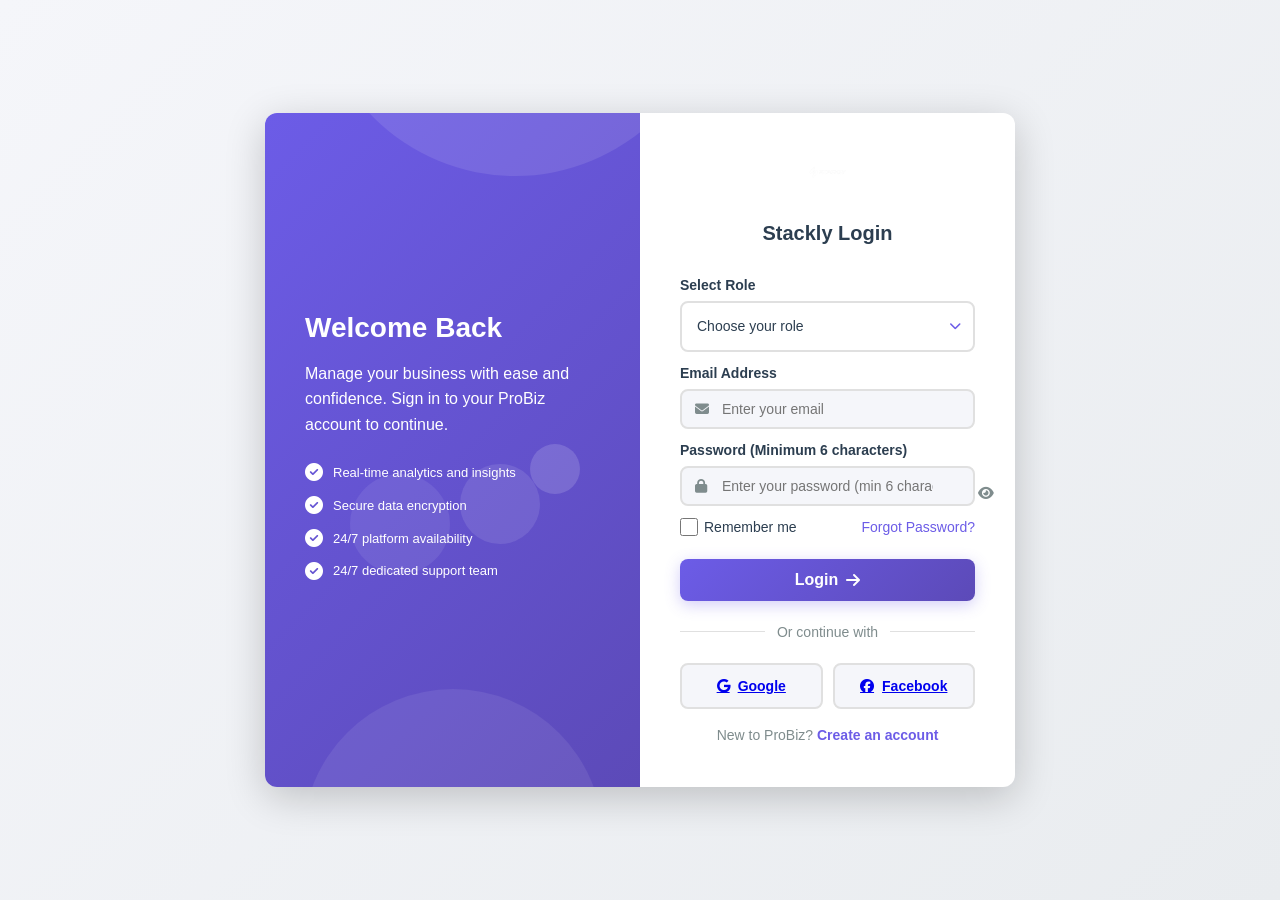
<file: index.html>
<!DOCTYPE html>
<html lang="en">
<head>
    <meta charset="UTF-8">
    <meta name="viewport" content="width=device-width, initial-scale=1.0">
    <title>Login - ProBiz Solutions</title>
    <link rel="stylesheet" href="style.css">
    <link rel="stylesheet" href="https://cdnjs.cloudflare.com/ajax/libs/font-awesome/6.4.0/css/all.min.css">
</head>
<body class="auth-body">
    <div class="auth-container">
        <!-- Left Section -->
        <div class="auth-left">
            <div class="auth-left-content">
                <h1>Welcome Back</h1>
                <p>Manage your business with ease and confidence. Sign in to your ProBiz account to continue.</p> <br>
                <div class="auth-benefits">
                    <div class="benefit">
                        <i class="fas fa-check-circle"></i>
                        <span>Real-time analytics and insights</span>
                    </div>
                    <div class="benefit">
                        <i class="fas fa-check-circle"></i>
                        <span>Secure data encryption</span>
                    </div>
                    <div class="benefit">
                        <i class="fas fa-check-circle"></i>
                        <span>24/7 platform availability</span>
                    </div>
                    <div class="benefit">
                        <i class="fas fa-check-circle"></i>
                        <span>24/7 dedicated support team</span>
                    </div>
                </div>
                <div class="auth-illustration">
                    <div class="floating-shape shape-1"></div>
                    <div class="floating-shape shape-2"></div>
                    <div class="floating-shape shape-3"></div>
                </div>
            </div>
        </div>

        <!-- Right Section -->
        <div class="auth-right">
            <div class="auth-card">
                <div class="auth-header">
                    <img src="logo (1).webp" alt="ProBiz Logo" class="auth-logo">
                    <h2>Stackly Login</h2>
                </div>

                <form class="auth-form" id="loginForm">
                    <div class="form-group">
                        <label for="role">Select Role</label>
                        <div class="select-wrapper">
                            <div class="dropdown-trigger" id="role" tabindex="0" required>
                                <span class="dropdown-display">Choose your role</span>
                                <i class="fas fa-chevron-down"></i>
                            </div>
                            <div class="dropdown-options" id="roleOptions">
                                <span value="" class="option">Choose your role</span>
                                <span value="admin" class="option">Administrator</span>
                                <span value="manager" class="option">Manager</span>
                                <span value="employee" class="option">Employee</span>
                                <span value="client" class="option">Client</span>
                            </div>
                        </div>
                    </div>

                    <div class="form-group">
                        <label for="email">Email Address</label>
                        <div class="input-wrapper">
                            <i class="fas fa-envelope"></i>
                            <input type="email" id="email" placeholder="Enter your email" required>
                        </div>
                        <span class="error-message" id="emailError"></span>
                    </div>

                    <div class="form-group">
                        <label for="password">Password (Minimum 6 characters)</label>
                        <div class="input-wrapper">
                            <i class="fas fa-lock"></i>
                            <input type="password" id="password" placeholder="Enter your password (min 6 characters)" required minlength="6">
                            <button type="button" class="toggle-password" id="togglePassword">
                                <i class="fas fa-eye"></i>
                            </button>
                        </div>
                        <span class="error-message" id="passwordError"></span>
                    </div>

                    <div class="form-options">
                        <label class="checkbox">
                            <input type="checkbox" id="remember">
                            <span>Remember me</span>
                        </label>
                        <a href="404.html" class="forgot-password">Forgot Password?</a>
                    </div>

                    <button type="submit" class="btn btn-primary btn-block">
                        <span>Login</span>
                        <i class="fas fa-arrow-right"></i>
                    </button>
                </form>

                <div class="divider">
                    <span>Or continue with</span>
                </div>

                <div class="social-login">
                    <a href="404.html" class="social-btn google-btn">
                        <i class="fab fa-google"></i>
                        <span>Google</span>
                    </a>
                    <a href="404.html" class="social-btn facebook-btn">
                        <i class="fab fa-facebook"></i>
                        <span>Facebook</span>
                    </a>
                </div>

                <div class="auth-footer">
                    <p>New to ProBiz? <a href="signup.html" class="auth-link">Create an account</a></p>
                </div>
            </div>
        </div>
    </div>

    <script src="script.js"></script>
    <script>
        const form = document.getElementById('loginForm');
        const emailInput = document.getElementById('email');
        const passwordInput = document.getElementById('password');
        const togglePassword = document.getElementById('togglePassword');
        const emailError = document.getElementById('emailError');
        const passwordError = document.getElementById('passwordError');

        // Email validation
        if (emailInput) {
            emailInput.addEventListener('blur', function() {
                validateEmail(this.value);
            });

            emailInput.addEventListener('input', function() {
                if (this.value) {
                    validateEmail(this.value);
                } else {
                    emailError.textContent = '';
                }
            });
        }

        // Password validation
        if (passwordInput) {
            passwordInput.addEventListener('input', function() {
                validatePassword(this.value);
            });
        }

        function validateEmail(email) {
            const emailRegex = /^[^\s@]+@[^\s@]+\.[^\s@]+$/;
            
            if (!email) {
                emailError.textContent = 'Email is required';
                emailError.style.color = '#ff4757';
                return false;
            }
            
            if (!emailRegex.test(email)) {
                emailError.textContent = 'Please enter a valid email address';
                emailError.style.color = '#ff4757';
                return false;
            }
            
            emailError.textContent = '✓ Valid email';
            emailError.style.color = '#00b894';
            return true;
        }

        function validatePassword(password) {
            const passwordLength = password.length;
            
            if (!password) {
                passwordError.textContent = 'Password is required';
                passwordError.style.color = '#ff4757';
                return false;
            }
            
            if (passwordLength < 6) {
                passwordError.textContent = `Password must be at least 6 characters (${passwordLength}/6)`;
                passwordError.style.color = '#ff4757';
                return false;
            }
            
            passwordError.textContent = '✓ Valid password';
            passwordError.style.color = '#00b894';
            return true;
        }

        if (form) {
            form.addEventListener('submit', function(e) {
                e.preventDefault();
                
                const isEmailValid = validateEmail(emailInput.value);
                const isPasswordValid = validatePassword(passwordInput.value);
                
                if (isEmailValid && isPasswordValid) {
                    // Redirect to dashboard
                    alert('Login successful! Redirecting to dashboard...');
                    window.location.href = 'dashboard.html';
                } else {
                    alert('Please fix the errors before submitting');
                }
            });
        }

        if (togglePassword) {
            togglePassword.addEventListener('click', function() {
                const type = passwordInput.getAttribute('type') === 'password' ? 'text' : 'password';
                passwordInput.setAttribute('type', type);
                this.innerHTML = type === 'password' ? '<i class="fas fa-eye"></i>' : '<i class="fas fa-eye-slash"></i>';
            });
        }

        function loginWithGoogle() {
            alert('Google login would be implemented here');
        }

        function loginWithFacebook() {
            alert('Facebook login would be implemented here');
        }
    </script>
</body>
</html>
</file>
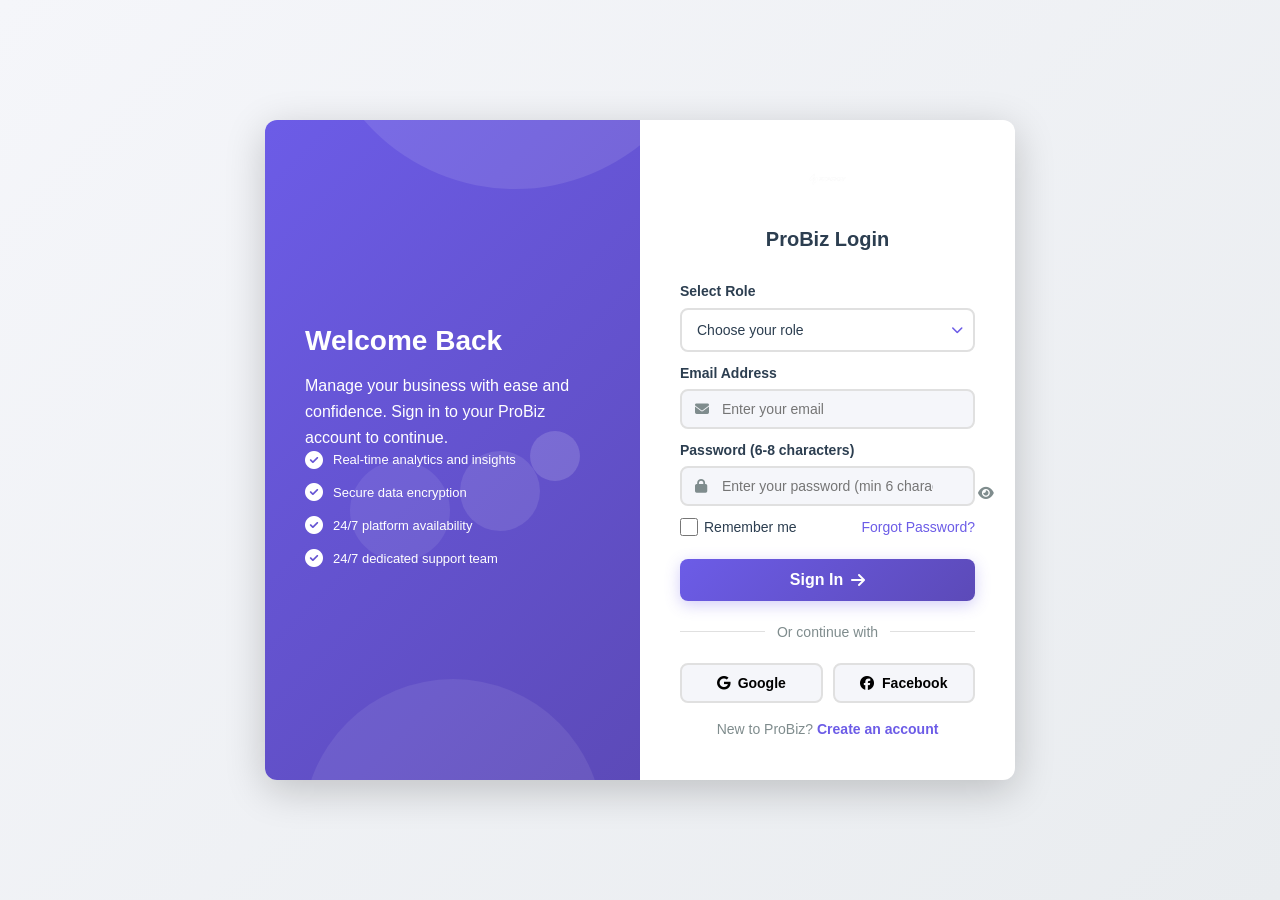
<file: login.html>
<!DOCTYPE html>
<html lang="en">
<head>
    <meta charset="UTF-8">
    <meta name="viewport" content="width=device-width, initial-scale=1.0">
    <title>Login - ProBiz Solutions</title>
    <link rel="stylesheet" href="style.css">
    <link rel="stylesheet" href="https://cdnjs.cloudflare.com/ajax/libs/font-awesome/6.4.0/css/all.min.css">
</head>
<body class="auth-body">
    <div class="auth-container">
        <!-- Left Section -->
        <div class="auth-left">
            <div class="auth-left-content">
                <h1>Welcome Back</h1>
                <p>Manage your business with ease and confidence. Sign in to your ProBiz account to continue.</p>
                <div class="auth-benefits">
                    <div class="benefit">
                        <i class="fas fa-check-circle"></i>
                        <span>Real-time analytics and insights</span>
                    </div>
                    <div class="benefit">
                        <i class="fas fa-check-circle"></i>
                        <span>Secure data encryption</span>
                    </div>
                    <div class="benefit">
                        <i class="fas fa-check-circle"></i>
                        <span>24/7 platform availability</span>
                    </div>
                    <div class="benefit">
                        <i class="fas fa-check-circle"></i>
                        <span>24/7 dedicated support team</span>
                    </div>
                </div>
                <div class="auth-illustration">
                    <div class="floating-shape shape-1"></div>
                    <div class="floating-shape shape-2"></div>
                    <div class="floating-shape shape-3"></div>
                </div>
            </div>
        </div>

        <!-- Right Section -->
        <div class="auth-right">
            <div class="auth-card">
                <div class="auth-header">
                    <img src="logo (1).webp" alt="ProBiz Logo" class="auth-logo">
                    <h2>ProBiz Login</h2>
                </div>

                <form class="auth-form" id="loginForm">
                    <div class="form-group">
                        <label for="role">Select Role</label>
                        <div class="select-wrapper">
                            <select id="role" required>
                                <option value="">Choose your role</option>
                                <option value="admin">Administrator</option>
                                <option value="manager">Manager</option>
                                <option value="employee">Employee</option>
                                <option value="client">Client</option>
                            </select>
                            <i class="fas fa-chevron-down"></i>
                        </div>
                    </div>

                    <div class="form-group">
                        <label for="email">Email Address</label>
                        <div class="input-wrapper">
                            <i class="fas fa-envelope"></i>
                            <input type="email" id="email" placeholder="Enter your email" required>
                        </div>
                        <span class="error-message" id="emailError"></span>
                    </div>

                    <div class="form-group">
                        <label for="password">Password (6-8 characters)</label>
                        <div class="input-wrapper">
                            <i class="fas fa-lock"></i>
                            <input type="password" id="password" placeholder="Enter your password (min 6 characters)" required minlength="6" maxlength="8">
                            <button type="button" class="toggle-password" id="togglePassword">
                                <i class="fas fa-eye"></i>
                            </button>
                        </div>
                        <span class="error-message" id="passwordError"></span>
                    </div>

                    <div class="form-options">
                        <label class="checkbox">
                            <input type="checkbox" id="remember">
                            <span>Remember me</span>
                        </label>
                        <a href="#" class="forgot-password">Forgot Password?</a>
                    </div>

                    <button type="submit" class="btn btn-primary btn-block">
                        <span>Sign In</span>
                        <i class="fas fa-arrow-right"></i>
                    </button>
                </form>

                <div class="divider">
                    <span>Or continue with</span>
                </div>

                <div class="social-login">
                    <button class="social-btn google-btn" onclick="loginWithGoogle()">
                        <i class="fab fa-google"></i>
                        <span>Google</span>
                    </button>
                    <button class="social-btn facebook-btn" onclick="loginWithFacebook()">
                        <i class="fab fa-facebook"></i>
                        <span>Facebook</span>
                    </button>
                </div>

                <div class="auth-footer">
                    <p>New to ProBiz? <a href="signup.html" class="auth-link">Create an account</a></p>
                </div>
            </div>
        </div>
    </div>

    <script src="script.js"></script>
    <script>
        const form = document.getElementById('loginForm');
        const emailInput = document.getElementById('email');
        const passwordInput = document.getElementById('password');
        const togglePassword = document.getElementById('togglePassword');
        const emailError = document.getElementById('emailError');
        const passwordError = document.getElementById('passwordError');

        // Email validation
        if (emailInput) {
            emailInput.addEventListener('blur', function() {
                validateEmail(this.value);
            });

            emailInput.addEventListener('input', function() {
                if (this.value) {
                    validateEmail(this.value);
                } else {
                    emailError.textContent = '';
                }
            });
        }

        // Password validation
        if (passwordInput) {
            passwordInput.addEventListener('input', function() {
                validatePassword(this.value);
            });
        }

        function validateEmail(email) {
            const emailRegex = /^[^\s@]+@[^\s@]+\.[^\s@]+$/;
            
            if (!email) {
                emailError.textContent = 'Email is required';
                emailError.style.color = '#ff4757';
                return false;
            }
            
            if (!emailRegex.test(email)) {
                emailError.textContent = 'Please enter a valid email address';
                emailError.style.color = '#ff4757';
                return false;
            }
            
            emailError.textContent = '✓ Valid email';
            emailError.style.color = '#00b894';
            return true;
        }

        function validatePassword(password) {
            const passwordLength = password.length;
            
            if (!password) {
                passwordError.textContent = 'Password is required';
                passwordError.style.color = '#ff4757';
                return false;
            }
            
            if (passwordLength < 6) {
                passwordError.textContent = `Password must be at least 6 characters (${passwordLength}/6)`;
                passwordError.style.color = '#ff4757';
                return false;
            }
            
            if (passwordLength > 8) {
                passwordError.textContent = 'Password cannot exceed 8 characters';
                passwordError.style.color = '#ff4757';
                return false;
            }
            
            passwordError.textContent = '✓ Valid password';
            passwordError.style.color = '#00b894';
            return true;
        }

        if (form) {
            form.addEventListener('submit', function(e) {
                e.preventDefault();
                
                const isEmailValid = validateEmail(emailInput.value);
                const isPasswordValid = validatePassword(passwordInput.value);
                
                if (isEmailValid && isPasswordValid) {
                    // Redirect to dashboard
                    alert('Login successful! Redirecting to dashboard...');
                    window.location.href = 'dashboard.html';
                } else {
                    alert('Please fix the errors before submitting');
                }
            });
        }

        if (togglePassword) {
            togglePassword.addEventListener('click', function() {
                const type = passwordInput.getAttribute('type') === 'password' ? 'text' : 'password';
                passwordInput.setAttribute('type', type);
                this.innerHTML = type === 'password' ? '<i class="fas fa-eye"></i>' : '<i class="fas fa-eye-slash"></i>';
            });
        }

        function loginWithGoogle() {
            alert('Google login would be implemented here');
        }

        function loginWithFacebook() {
            alert('Facebook login would be implemented here');
        }
    </script>
</body>
</html>
</file>
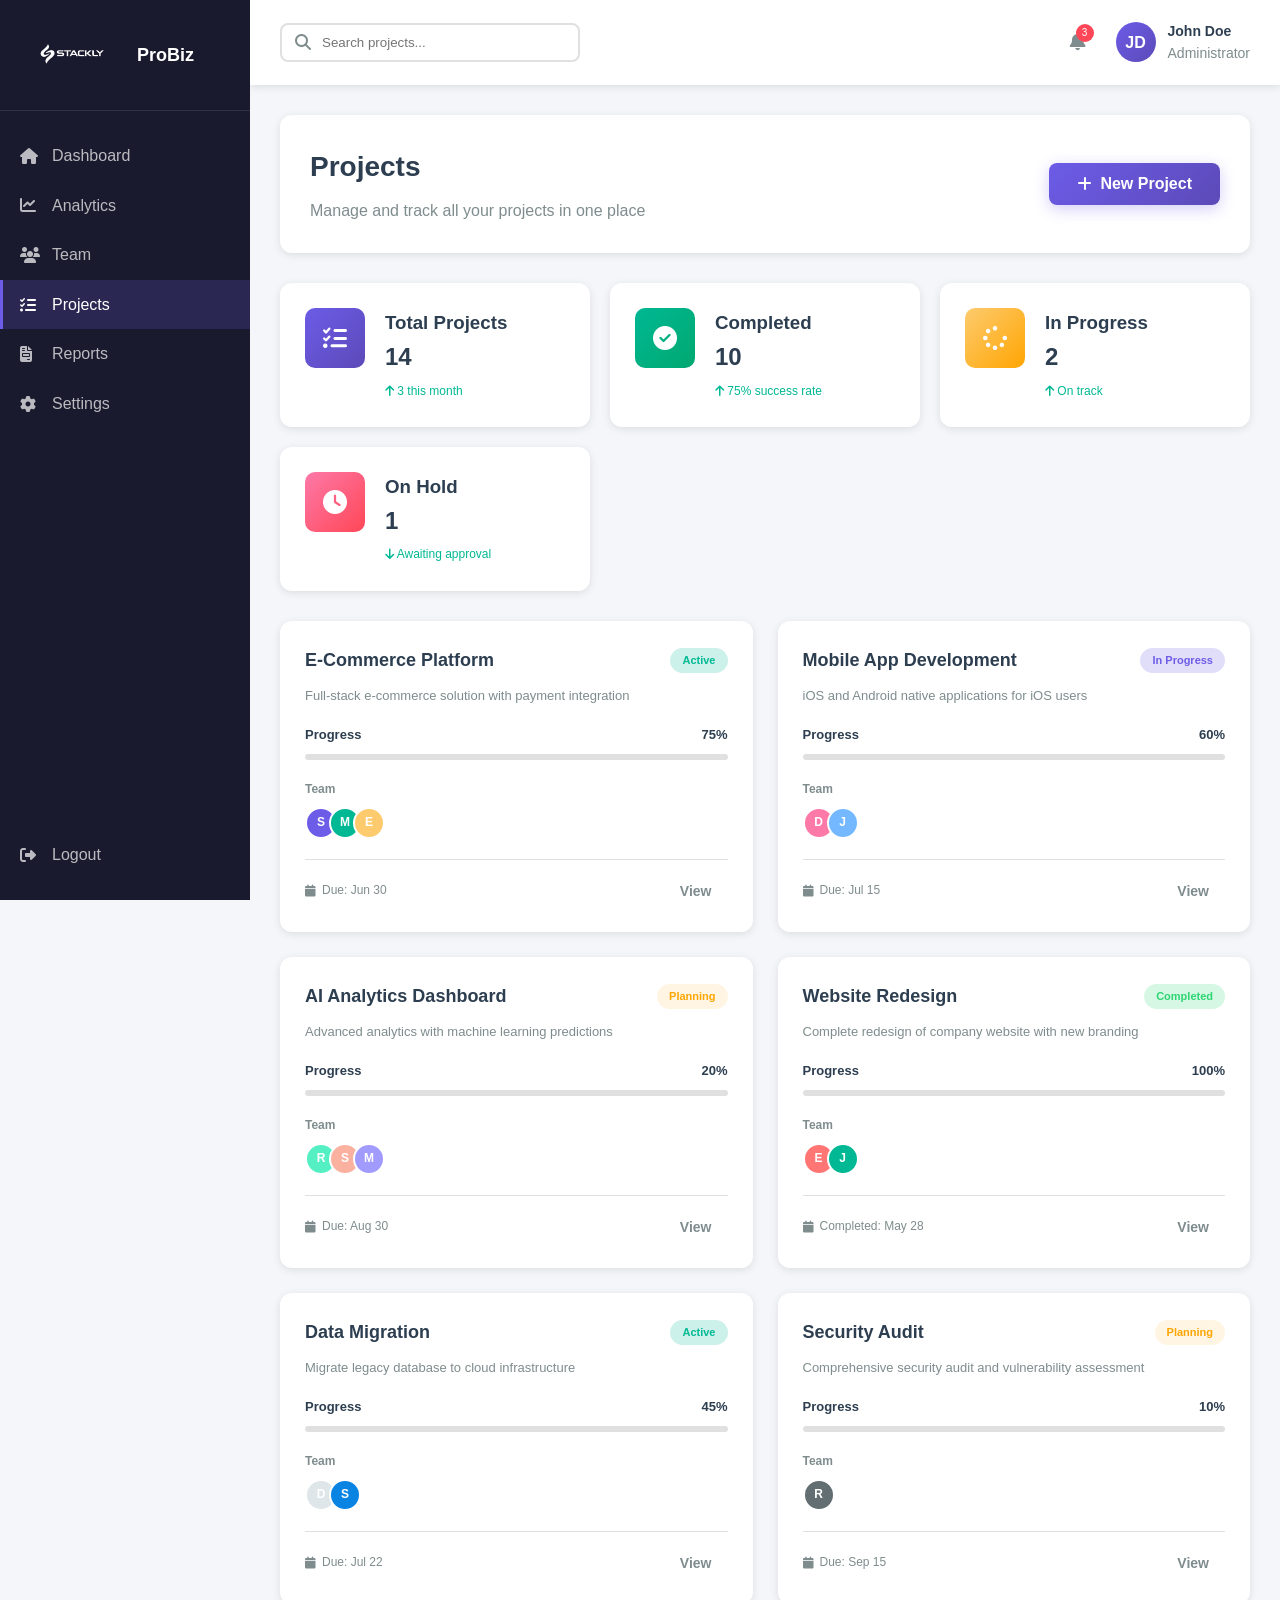
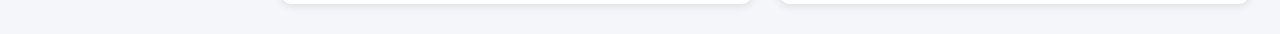
<file: projects.html>
<!DOCTYPE html>
<html lang="en">
<head>
    <meta charset="UTF-8">
    <meta name="viewport" content="width=device-width, initial-scale=1.0">
    <title>Projects - ProBiz Solutions</title>
    <link rel="stylesheet" href="style.css">
    <link rel="stylesheet" href="https://cdnjs.cloudflare.com/ajax/libs/font-awesome/6.4.0/css/all.min.css">
</head>
<body>
    <!-- Sidebar -->
    <aside class="sidebar" id="sidebar">
        <div class="sidebar-header">
            <img src="logo (1).webp" alt="ProBiz Logo" class="sidebar-logo">
            <span class="sidebar-title">ProBiz</span>
            <button class="sidebar-toggle" id="sidebarToggle">
                <i class="fas fa-times"></i>
            </button>
        </div>
        <nav class="sidebar-nav">
            <a href="dashboard.html" class="nav-item">
                <i class="fas fa-home"></i>
                <span>Dashboard</span>
            </a>
            <a href="analytics.html" class="nav-item">
                <i class="fas fa-chart-line"></i>
                <span>Analytics</span>
            </a>
            <a href="team.html" class="nav-item">
                <i class="fas fa-users"></i>
                <span>Team</span>
            </a>
            <a href="projects.html" class="nav-item active">
                <i class="fas fa-tasks"></i>
                <span>Projects</span>
            </a>
            <a href="reports.html" class="nav-item">
                <i class="fas fa-file-invoice"></i>
                <span>Reports</span>
            </a>
            <a href="404.html" class="nav-item">
                <i class="fas fa-cog"></i>
                <span>Settings</span>
            </a>
        </nav>
        <div class="sidebar-footer">
            <a href="index.html" class="nav-item">
                <i class="fas fa-sign-out-alt"></i>
                <span>Logout</span>
            </a>
        </div>
    </aside>

    <!-- Main Content -->
    <div class="dashboard-wrapper">
        <!-- Top Navigation -->
        <header class="dashboard-header">
            <button class="menu-toggle" id="menuToggle">
                <i class="fas fa-bars"></i>
            </button>
            <div class="header-search">
                <i class="fas fa-search"></i>
                <input type="text" placeholder="Search projects...">
            </div>
            <div class="header-actions">
                <button class="notification-btn">
                    <i class="fas fa-bell"></i>
                    <span class="notification-badge">3</span>
                </button>
                <div class="user-profile">
                    <div class="profile-avatar">JD</div>
                    <div class="profile-info">
                        <p class="profile-name">John Doe</p>
                        <p class="profile-role">Administrator</p>
                    </div>
                </div>
            </div>
        </header>

        <!-- Dashboard Content -->
        <main class="dashboard-content">
            <!-- Page Header -->
            <section class="page-header">
                <div>
                    <h1>Projects</h1>
                    <p>Manage and track all your projects in one place</p>
                </div>
                <button class="btn btn-primary" onclick="location.href='404.html'">
                    <i class="fas fa-plus"></i> New Project
                </button>
            </section>

            <!-- Project Stats -->
            <section class="stats-grid">
                <div class="stat-card">
                    <div class="stat-icon revenue">
                        <i class="fas fa-tasks"></i>
                    </div>
                    <div class="stat-info">
                        <h3>Total Projects</h3>
                        <p class="stat-value">24</p>
                        <span class="stat-change positive">
                            <i class="fas fa-arrow-up"></i> 3 this month
                        </span>
                    </div>
                </div>

                <div class="stat-card">
                    <div class="stat-icon users">
                        <i class="fas fa-check-circle"></i>
                    </div>
                    <div class="stat-info">
                        <h3>Completed</h3>
                        <p class="stat-value">18</p>
                        <span class="stat-change positive">
                            <i class="fas fa-arrow-up"></i> 75% success rate
                        </span>
                    </div>
                </div>

                <div class="stat-card">
                    <div class="stat-icon projects">
                        <i class="fas fa-spinner"></i>
                    </div>
                    <div class="stat-info">
                        <h3>In Progress</h3>
                        <p class="stat-value">4</p>
                        <span class="stat-change positive">
                            <i class="fas fa-arrow-up"></i> On track
                        </span>
                    </div>
                </div>

                <div class="stat-card">
                    <div class="stat-icon tasks">
                        <i class="fas fa-clock"></i>
                    </div>
                    <div class="stat-info">
                        <h3>On Hold</h3>
                        <p class="stat-value">2</p>
                        <span class="stat-change positive">
                            <i class="fas fa-arrow-down"></i> Awaiting approval
                        </span>
                    </div>
                </div>
            </section>

            <!-- Projects Grid -->
            <section class="projects-grid">
                <div class="project-card">
                    <div class="project-header">
                        <h3>E-Commerce Platform</h3>
                        <span class="project-badge badge-active">Active</span>
                    </div>
                    <p class="project-description">Full-stack e-commerce solution with payment integration</p>
                    <div class="project-progress">
                        <div class="progress-label">
                            <span>Progress</span>
                            <span>75%</span>
                        </div>
                        <div class="progress-bar">
                            <div class="progress" style="width: 75%;"></div>
                        </div>
                    </div>
                    <div class="project-team">
                        <p class="team-label">Team</p>
                        <div class="team-avatars">
                            <div class="avatar" style="background: #6c5ce7;" title="Sarah">S</div>
                            <div class="avatar" style="background: #00b894;" title="Michael">M</div>
                            <div class="avatar" style="background: #fdcb6e;" title="Emily">E</div>
                        </div>
                    </div>
                    <div class="project-footer">
                        <span class="due-date"><i class="fas fa-calendar"></i> Due: Jun 30</span>
                        <button class="btn btn-sm" onclick="location.href='404.html'">View</button>
                    </div>
                </div>

                <div class="project-card">
                    <div class="project-header">
                        <h3>Mobile App Development</h3>
                        <span class="project-badge badge-progress">In Progress</span>
                    </div>
                    <p class="project-description">iOS and Android native applications for iOS users</p>
                    <div class="project-progress">
                        <div class="progress-label">
                            <span>Progress</span>
                            <span>60%</span>
                        </div>
                        <div class="progress-bar">
                            <div class="progress" style="width: 60%;"></div>
                        </div>
                    </div>
                    <div class="project-team">
                        <p class="team-label">Team</p>
                        <div class="team-avatars">
                            <div class="avatar" style="background: #fd79a8;" title="David">D</div>
                            <div class="avatar" style="background: #74b9ff;" title="Jessica">J</div>
                        </div>
                    </div>
                    <div class="project-footer">
                        <span class="due-date"><i class="fas fa-calendar"></i> Due: Jul 15</span>
                        <button class="btn btn-sm" onclick="location.href='404.html'">View</button>
                    </div>
                </div>

                <div class="project-card">
                    <div class="project-header">
                        <h3>AI Analytics Dashboard</h3>
                        <span class="project-badge badge-planning">Planning</span>
                    </div>
                    <p class="project-description">Advanced analytics with machine learning predictions</p>
                    <div class="project-progress">
                        <div class="progress-label">
                            <span>Progress</span>
                            <span>20%</span>
                        </div>
                        <div class="progress-bar">
                            <div class="progress" style="width: 20%;"></div>
                        </div>
                    </div>
                    <div class="project-team">
                        <p class="team-label">Team</p>
                        <div class="team-avatars">
                            <div class="avatar" style="background: #55efc4;" title="Robert">R</div>
                            <div class="avatar" style="background: #fab1a0;" title="Sarah">S</div>
                            <div class="avatar" style="background: #a29bfe;" title="Michael">M</div>
                        </div>
                    </div>
                    <div class="project-footer">
                        <span class="due-date"><i class="fas fa-calendar"></i> Due: Aug 30</span>
                        <button class="btn btn-sm" onclick="location.href='404.html'">View</button>
                    </div>
                </div>

                <div class="project-card">
                    <div class="project-header">
                        <h3>Website Redesign</h3>
                        <span class="project-badge badge-completed">Completed</span>
                    </div>
                    <p class="project-description">Complete redesign of company website with new branding</p>
                    <div class="project-progress">
                        <div class="progress-label">
                            <span>Progress</span>
                            <span>100%</span>
                        </div>
                        <div class="progress-bar">
                            <div class="progress" style="width: 100%;"></div>
                        </div>
                    </div>
                    <div class="project-team">
                        <p class="team-label">Team</p>
                        <div class="team-avatars">
                            <div class="avatar" style="background: #ff7675;" title="Emily">E</div>
                            <div class="avatar" style="background: #00b894;" title="Jessica">J</div>
                        </div>
                    </div>
                    <div class="project-footer">
                        <span class="due-date"><i class="fas fa-calendar"></i> Completed: May 28</span>
                        <button class="btn btn-sm" onclick="location.href='404.html'">View</button>
                    </div>
                </div>

                <div class="project-card">
                    <div class="project-header">
                        <h3>Data Migration</h3>
                        <span class="project-badge badge-active">Active</span>
                    </div>
                    <p class="project-description">Migrate legacy database to cloud infrastructure</p>
                    <div class="project-progress">
                        <div class="progress-label">
                            <span>Progress</span>
                            <span>45%</span>
                        </div>
                        <div class="progress-bar">
                            <div class="progress" style="width: 45%;"></div>
                        </div>
                    </div>
                    <div class="project-team">
                        <p class="team-label">Team</p>
                        <div class="team-avatars">
                            <div class="avatar" style="background: #dfe6e9;" title="David">D</div>
                            <div class="avatar" style="background: #0984e3;" title="Sarah">S</div>
                        </div>
                    </div>
                    <div class="project-footer">
                        <span class="due-date"><i class="fas fa-calendar"></i> Due: Jul 22</span>
                        <button class="btn btn-sm" onclick="location.href='404.html'">View</button>
                    </div>
                </div>

                <div class="project-card">
                    <div class="project-header">
                        <h3>Security Audit</h3>
                        <span class="project-badge badge-planning">Planning</span>
                    </div>
                    <p class="project-description">Comprehensive security audit and vulnerability assessment</p>
                    <div class="project-progress">
                        <div class="progress-label">
                            <span>Progress</span>
                            <span>10%</span>
                        </div>
                        <div class="progress-bar">
                            <div class="progress" style="width: 10%;"></div>
                        </div>
                    </div>
                    <div class="project-team">
                        <p class="team-label">Team</p>
                        <div class="team-avatars">
                            <div class="avatar" style="background: #636e72;" title="Robert">R</div>
                        </div>
                    </div>
                    <div class="project-footer">
                        <span class="due-date"><i class="fas fa-calendar"></i> Due: Sep 15</span>
                        <button class="btn btn-sm" onclick="location.href='404.html'">View</button>
                    </div>
                </div>
            </section>
        </main>
    </div>

    <script src="script.js"></script>
</body>
</html>
</file>
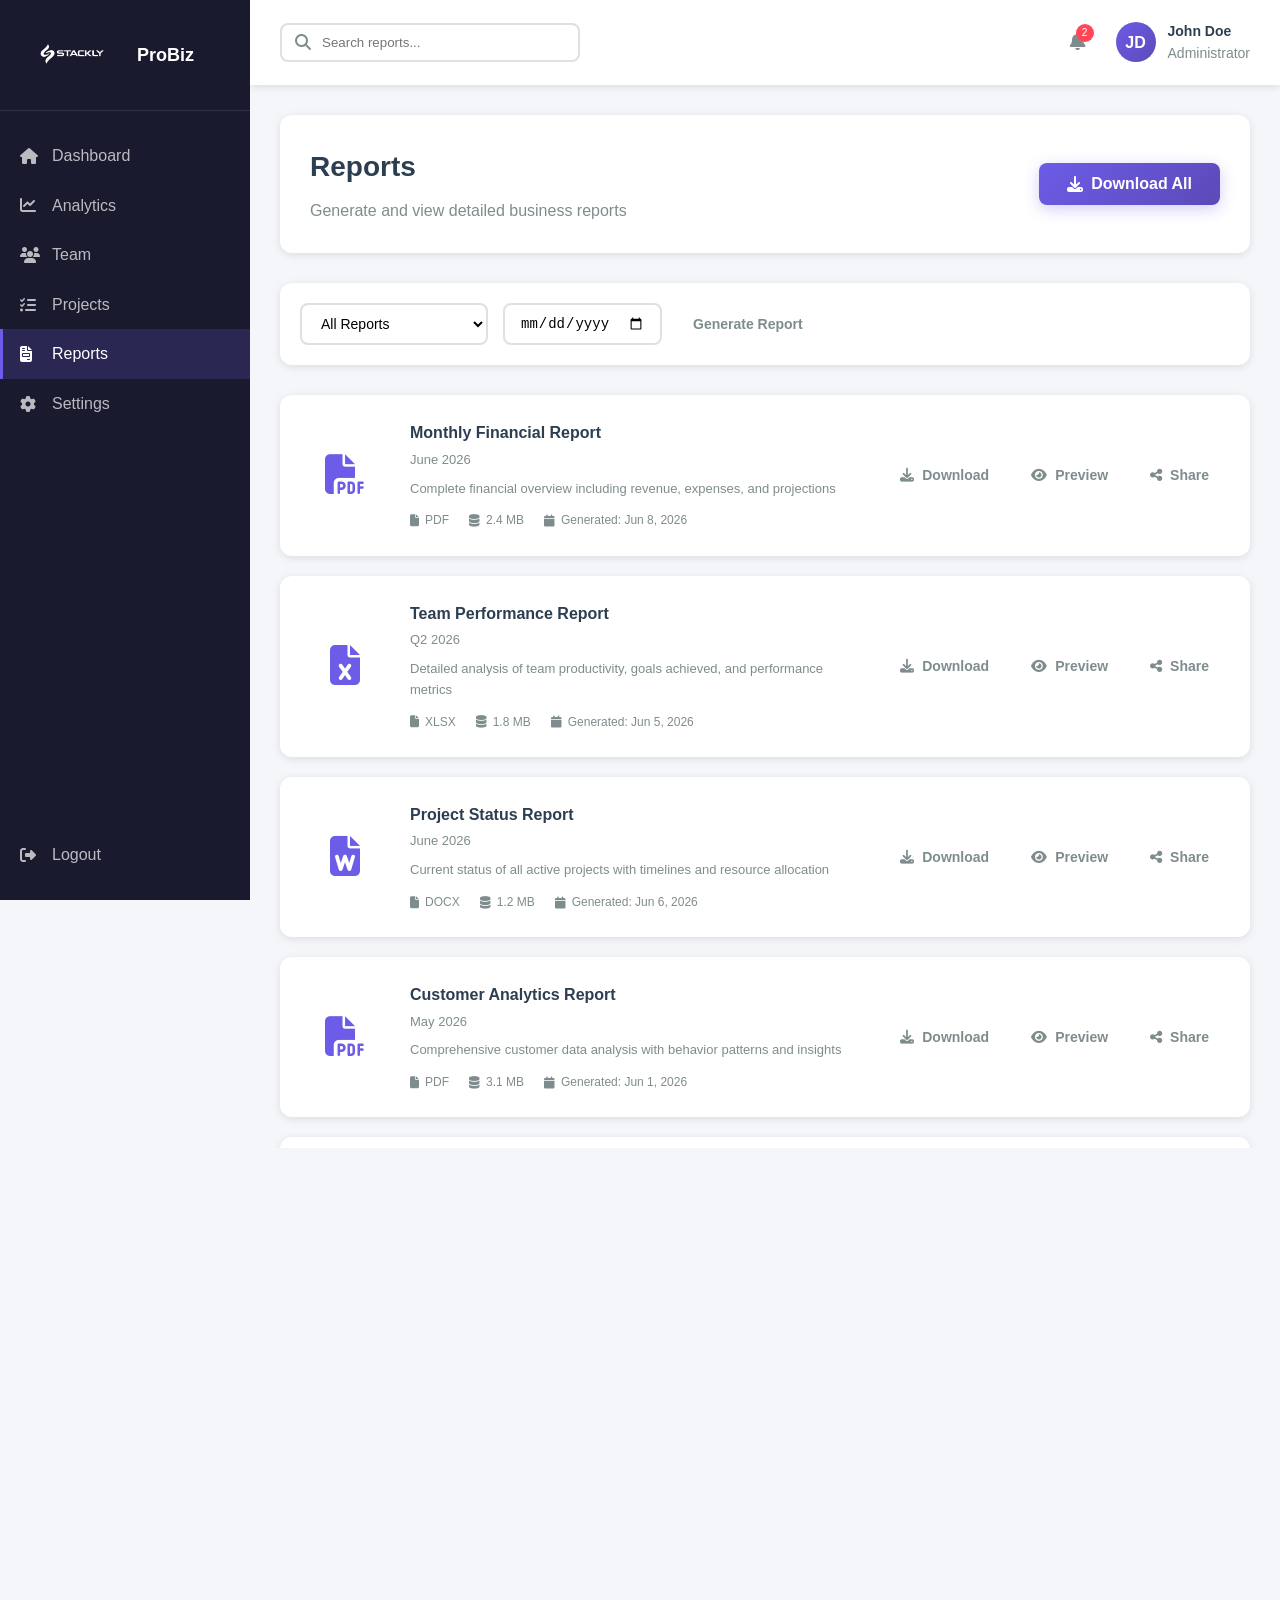
<file: reports.html>
<!DOCTYPE html>
<html lang="en">
<head>
    <meta charset="UTF-8">
    <meta name="viewport" content="width=device-width, initial-scale=1.0">
    <title>Reports - ProBiz Solutions</title>
    <link rel="stylesheet" href="style.css">
    <link rel="stylesheet" href="https://cdnjs.cloudflare.com/ajax/libs/font-awesome/6.4.0/css/all.min.css">
</head>
<body>
    <!-- Sidebar -->
    <aside class="sidebar" id="sidebar">
        <div class="sidebar-header">
            <img src="logo (1).webp" alt="ProBiz Logo" class="sidebar-logo">
            <span class="sidebar-title">ProBiz</span>
            <button class="sidebar-toggle" id="sidebarToggle">
                <i class="fas fa-times"></i>
            </button>
        </div>
        <nav class="sidebar-nav">
            <a href="dashboard.html" class="nav-item">
                <i class="fas fa-home"></i>
                <span>Dashboard</span>
            </a>
            <a href="analytics.html" class="nav-item">
                <i class="fas fa-chart-line"></i>
                <span>Analytics</span>
            </a>
            <a href="team.html" class="nav-item">
                <i class="fas fa-users"></i>
                <span>Team</span>
            </a>
            <a href="projects.html" class="nav-item">
                <i class="fas fa-tasks"></i>
                <span>Projects</span>
            </a>
            <a href="reports.html" class="nav-item active">
                <i class="fas fa-file-invoice"></i>
                <span>Reports</span>
            </a>
            <a href="404.html" class="nav-item">
                <i class="fas fa-cog"></i>
                <span>Settings</span>
            </a>
        </nav>
        <div class="sidebar-footer">
            <a href="index.html" class="nav-item">
                <i class="fas fa-sign-out-alt"></i>
                <span>Logout</span>
            </a>
        </div>
    </aside>

    <!-- Main Content -->
    <div class="dashboard-wrapper">
        <!-- Top Navigation -->
        <header class="dashboard-header">
            <button class="menu-toggle" id="menuToggle">
                <i class="fas fa-bars"></i>
            </button>
            <div class="header-search">
                <i class="fas fa-search"></i>
                <input type="text" placeholder="Search reports...">
            </div>
            <div class="header-actions">
                <button class="notification-btn">
                    <i class="fas fa-bell"></i>
                    <span class="notification-badge">2</span>
                </button>
                <div class="user-profile">
                    <div class="profile-avatar">JD</div>
                    <div class="profile-info">
                        <p class="profile-name">John Doe</p>
                        <p class="profile-role">Administrator</p>
                    </div>
                </div>
            </div>
        </header>

        <!-- Dashboard Content -->
        <main class="dashboard-content">
            <!-- Page Header -->
            <section class="page-header">
                <div>
                    <h1>Reports</h1>
                    <p>Generate and view detailed business reports</p>
                </div>
                <button class="btn btn-primary" onclick="location.href='404.html'">
                    <i class="fas fa-download"></i> Download All
                </button>
            </section>

            <!-- Quick Filters -->
            <section class="report-filters">
                <select class="filter-select">
                    <option>All Reports</option>
                    <option>Financial Reports</option>
                    <option>Performance Reports</option>
                    <option>Project Reports</option>
                    <option>Team Reports</option>
                </select>
                <input type="date" class="filter-select">
                <button class="btn btn-outline btn-sm" onclick="location.href='404.html'">Generate Report</button>
            </section>

            <!-- Reports List -->
            <section class="reports-section">
                <div class="reports-list">
                    <div class="report-item">
                        <div class="report-icon">
                            <i class="fas fa-file-pdf"></i>
                        </div>
                        <div class="report-info">
                            <h3>Monthly Financial Report</h3>
                            <p class="report-date">June 2026</p>
                            <p class="report-description">Complete financial overview including revenue, expenses, and projections</p>
                            <div class="report-stats">
                                <span><i class="fas fa-file"></i> PDF</span>
                                <span><i class="fas fa-database"></i> 2.4 MB</span>
                                <span><i class="fas fa-calendar"></i> Generated: Jun 8, 2026</span>
                            </div>
                        </div>
                        <div class="report-actions">
                            <button class="btn btn-sm btn-outline" onclick="location.href='404.html'">
                                <i class="fas fa-download"></i> Download
                            </button>
                            <button class="btn btn-sm btn-outline" onclick="location.href='404.html'">
                                <i class="fas fa-eye"></i> Preview
                            </button>
                            <button class="btn btn-sm btn-outline" onclick="location.href='404.html'">
                                <i class="fas fa-share-alt"></i> Share
                            </button>
                        </div>
                    </div>

                    <div class="report-item">
                        <div class="report-icon">
                            <i class="fas fa-file-excel"></i>
                        </div>
                        <div class="report-info">
                            <h3>Team Performance Report</h3>
                            <p class="report-date">Q2 2026</p>
                            <p class="report-description">Detailed analysis of team productivity, goals achieved, and performance metrics</p>
                            <div class="report-stats">
                                <span><i class="fas fa-file"></i> XLSX</span>
                                <span><i class="fas fa-database"></i> 1.8 MB</span>
                                <span><i class="fas fa-calendar"></i> Generated: Jun 5, 2026</span>
                            </div>
                        </div>
                        <div class="report-actions">
                            <button class="btn btn-sm btn-outline" onclick="location.href='404.html'">
                                <i class="fas fa-download"></i> Download
                            </button>
                            <button class="btn btn-sm btn-outline" onclick="location.href='404.html'">
                                <i class="fas fa-eye"></i> Preview
                            </button>
                            <button class="btn btn-sm btn-outline" onclick="location.href='404.html'">
                                <i class="fas fa-share-alt"></i> Share
                            </button>
                        </div>
                    </div>

                    <div class="report-item">
                        <div class="report-icon">
                            <i class="fas fa-file-word"></i>
                        </div>
                        <div class="report-info">
                            <h3>Project Status Report</h3>
                            <p class="report-date">June 2026</p>
                            <p class="report-description">Current status of all active projects with timelines and resource allocation</p>
                            <div class="report-stats">
                                <span><i class="fas fa-file"></i> DOCX</span>
                                <span><i class="fas fa-database"></i> 1.2 MB</span>
                                <span><i class="fas fa-calendar"></i> Generated: Jun 6, 2026</span>
                            </div>
                        </div>
                        <div class="report-actions">
                            <button class="btn btn-sm btn-outline" onclick="location.href='404.html'">
                                <i class="fas fa-download"></i> Download
                            </button>
                            <button class="btn btn-sm btn-outline" onclick="location.href='404.html'">
                                <i class="fas fa-eye"></i> Preview
                            </button>
                            <button class="btn btn-sm btn-outline" onclick="location.href='404.html'">
                                <i class="fas fa-share-alt"></i> Share
                            </button>
                        </div>
                    </div>

                    <div class="report-item">
                        <div class="report-icon">
                            <i class="fas fa-file-pdf"></i>
                        </div>
                        <div class="report-info">
                            <h3>Customer Analytics Report</h3>
                            <p class="report-date">May 2026</p>
                            <p class="report-description">Comprehensive customer data analysis with behavior patterns and insights</p>
                            <div class="report-stats">
                                <span><i class="fas fa-file"></i> PDF</span>
                                <span><i class="fas fa-database"></i> 3.1 MB</span>
                                <span><i class="fas fa-calendar"></i> Generated: Jun 1, 2026</span>
                            </div>
                        </div>
                        <div class="report-actions">
                            <button class="btn btn-sm btn-outline" onclick="location.href='404.html'">
                                <i class="fas fa-download"></i> Download
                            </button>
                            <button class="btn btn-sm btn-outline" onclick="location.href='404.html'">
                                <i class="fas fa-eye"></i> Preview
                            </button>
                            <button class="btn btn-sm btn-outline" onclick="location.href='404.html'">
                                <i class="fas fa-share-alt"></i> Share
                            </button>
                        </div>
                    </div>

                    <div class="report-item">
                        <div class="report-icon">
                            <i class="fas fa-file-csv"></i>
                        </div>
                        <div class="report-info">
                            <h3>Sales Summary Report</h3>
                            <p class="report-date">May 2026</p>
                            <p class="report-description">Monthly sales overview with revenue breakdown by product and region</p>
                            <div class="report-stats">
                                <span><i class="fas fa-file"></i> CSV</span>
                                <span><i class="fas fa-database"></i> 856 KB</span>
                                <span><i class="fas fa-calendar"></i> Generated: May 31, 2026</span>
                            </div>
                        </div>
                        <div class="report-actions">
                            <button class="btn btn-sm btn-outline" onclick="location.href='404.html'">
                                <i class="fas fa-download"></i> Download
                            </button>
                            <button class="btn btn-sm btn-outline" onclick="location.href='404.html'">
                                <i class="fas fa-eye"></i> Preview
                            </button>
                            <button class="btn btn-sm btn-outline" onclick="location.href='404.html'">
                                <i class="fas fa-share-alt"></i> Share
                            </button>
                        </div>
                    </div>

                    <div class="report-item">
                        <div class="report-icon">
                            <i class="fas fa-file-pdf"></i>
                        </div>
                        <div class="report-info">
                            <h3>Quarterly Business Review</h3>
                            <p class="report-date">Q1 2026</p>
                            <p class="report-description">Executive summary with KPIs, achievements, and strategic recommendations</p>
                            <div class="report-stats">
                                <span><i class="fas fa-file"></i> PDF</span>
                                <span><i class="fas fa-database"></i> 2.7 MB</span>
                                <span><i class="fas fa-calendar"></i> Generated: May 15, 2026</span>
                            </div>
                        </div>
                        <div class="report-actions">
                            <button class="btn btn-sm btn-outline" onclick="location.href='404.html'">
                                <i class="fas fa-download"></i> Download
                            </button>
                            <button class="btn btn-sm btn-outline" onclick="location.href='404.html'">
                                <i class="fas fa-eye"></i> Preview
                            </button>
                            <button class="btn btn-sm btn-outline" onclick="location.href='404.html'">
                                <i class="fas fa-share-alt"></i> Share
                            </button>
                        </div>
                    </div>
                </div>
            </section>

            <!-- Scheduled Reports -->
            <section class="scheduled-reports">
                <h2>Scheduled Reports</h2>
                <div class="schedule-list">
                    <div class="schedule-item">
                        <div class="schedule-info">
                            <h4>Daily Analytics Report</h4>
                            <p>Sent every day at 8:00 AM</p>
                        </div>
                        <div class="schedule-actions">
                            <button class="btn-icon" onclick="location.href='404.html'">
                                <i class="fas fa-edit"></i>
                            </button>
                            <button class="btn-icon" onclick="location.href='404.html'">
                                <i class="fas fa-pause"></i>
                            </button>
                            <button class="btn-icon" style="color: #ff4757;" onclick="location.href='404.html'">
                                <i class="fas fa-trash"></i>
                            </button>
                        </div>
                    </div>

                    <div class="schedule-item">
                        <div class="schedule-info">
                            <h4>Weekly Performance Report</h4>
                            <p>Sent every Monday at 9:00 AM</p>
                        </div>
                        <div class="schedule-actions">
                            <button class="btn-icon" onclick="location.href='404.html'">
                                <i class="fas fa-edit"></i>
                            </button>
                            <button class="btn-icon" onclick="location.href='404.html'">
                                <i class="fas fa-pause"></i>
                            </button>
                            <button class="btn-icon" style="color: #ff4757;" onclick="location.href='404.html'">
                                <i class="fas fa-trash"></i>
                            </button>
                        </div>
                    </div>

                    <div class="schedule-item">
                        <div class="schedule-info">
                            <h4>Monthly Financial Report</h4>
                            <p>Sent on the 1st of each month at 10:00 AM</p>
                        </div>
                        <div class="schedule-actions">
                            <button class="btn-icon" onclick="location.href='404.html'">
                                <i class="fas fa-edit"></i>
                            </button>
                            <button class="btn-icon" onclick="location.href='404.html'">
                                <i class="fas fa-pause"></i>
                            </button>
                            <button class="btn-icon" style="color: #ff4757;" onclick="location.href='404.html'">
                                <i class="fas fa-trash"></i>
                            </button>
                        </div>
                    </div>
                </div>
            </section>
        </main>
    </div>

    <script src="script.js"></script>
</body>
</html>
</file>
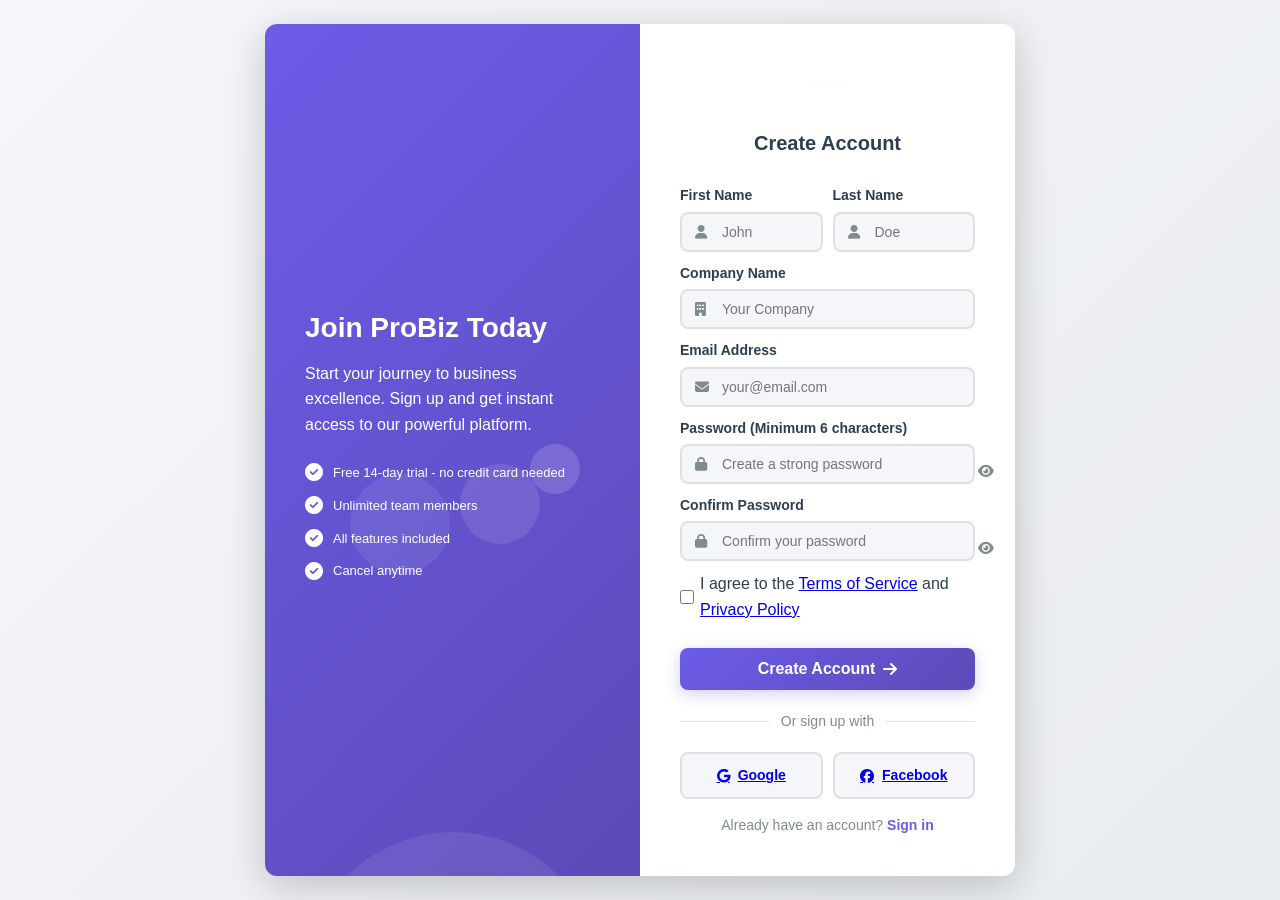
<file: signup.html>
<!DOCTYPE html>
<html lang="en">
<head>
    <meta charset="UTF-8">
    <meta name="viewport" content="width=device-width, initial-scale=1.0">
    <title>Sign Up - ProBiz Solutions</title>
    <link rel="stylesheet" href="style.css">
    <link rel="stylesheet" href="https://cdnjs.cloudflare.com/ajax/libs/font-awesome/6.4.0/css/all.min.css">
</head>
<body class="auth-body">
    <div class="auth-container">
        <!-- Left Section -->
        <div class="auth-left">
            <div class="auth-left-content">
                <h1>Join ProBiz Today</h1>
                <p>Start your journey to business excellence. Sign up and get instant access to our powerful platform.</p> <br>
                <div class="auth-benefits">
                    <div class="benefit">
                        <i class="fas fa-check-circle"></i>
                        <span>Free 14-day trial - no credit card needed</span>
                    </div>
                    <div class="benefit">
                        <i class="fas fa-check-circle"></i>
                        <span>Unlimited team members</span>
                    </div>
                    <div class="benefit">
                        <i class="fas fa-check-circle"></i>
                        <span>All features included</span>
                    </div>
                    <div class="benefit">
                        <i class="fas fa-check-circle"></i>
                        <span>Cancel anytime</span>
                    </div>
                </div>
                <div class="auth-illustration">
                    <div class="floating-shape shape-1"></div>
                    <div class="floating-shape shape-2"></div>
                    <div class="floating-shape shape-3"></div>
                </div>
            </div>
        </div>

        <!-- Right Section -->
        <div class="auth-right">
            <div class="auth-card">
                <div class="auth-header">
                    <img src="logo (1).webp" alt="ProBiz Logo" class="auth-logo">
                    <h2>Create Account</h2>
                </div>

                <form class="auth-form" id="signupForm">
                    <div class="form-row">
                        <div class="form-group">
                            <label for="firstName">First Name</label>
                            <div class="input-wrapper">
                                <i class="fas fa-user"></i>
                                <input type="text" id="firstName" placeholder="John" required pattern="[A-Za-z\s]+" title="First name should contain only letters">
                            </div>
                            <span class="error-message" id="firstNameError"></span>
                        </div>
                        <div class="form-group">
                            <label for="lastName">Last Name</label>
                            <div class="input-wrapper">
                                <i class="fas fa-user"></i>
                                <input type="text" id="lastName" placeholder="Doe" required pattern="[A-Za-z\s]+" title="Last name should contain only letters">
                            </div>
                            <span class="error-message" id="lastNameError"></span>
                        </div>
                    </div>

                    <div class="form-group">
                        <label for="companyName">Company Name</label>
                        <div class="input-wrapper">
                            <i class="fas fa-building"></i>
                            <input type="text" id="companyName" placeholder="Your Company" required pattern="[A-Za-z0-9\s&\-']+" title="Company name should contain only letters, numbers, and basic punctuation">
                        </div>
                        <span class="error-message" id="companyNameError"></span>
                    </div>

                    <div class="form-group">
                        <label for="signupEmail">Email Address</label>
                        <div class="input-wrapper">
                            <i class="fas fa-envelope"></i>
                            <input type="email" id="signupEmail" placeholder="your@email.com" required>
                        </div>
                        <span class="error-message" id="emailError"></span>
                    </div>

                    <div class="form-group">
                        <label for="signupPassword">Password (Minimum 6 characters)</label>
                        <div class="input-wrapper">
                            <i class="fas fa-lock"></i>
                            <input type="password" id="signupPassword" placeholder="Create a strong password" required minlength="6">
                            <button type="button" class="toggle-password" id="toggleSignupPassword">
                                <i class="fas fa-eye"></i>
                            </button>
                        </div>
                        <div class="password-strength">
                            <div class="strength-bar" id="strengthBar"></div>
                        </div>
                        <span class="error-message" id="passwordError"></span>
                    </div>

                    <div class="form-group">
                        <label for="confirmPassword">Confirm Password</label>
                        <div class="input-wrapper">
                            <i class="fas fa-lock"></i>
                            <input type="password" id="confirmPassword" placeholder="Confirm your password" required minlength="6">
                            <button type="button" class="toggle-password" id="toggleConfirmPassword">
                                <i class="fas fa-eye"></i>
                            </button>
                        </div>
                        <span class="error-message" id="confirmPasswordError"></span>
                    </div>

                    <label class="checkbox">
                        <input type="checkbox" id="terms" required>
                        <span>I agree to the <a href="404.html">Terms of Service</a> and <a href="404.html">Privacy Policy</a></span>
                    </label> <br>

                    <button type="submit" class="btn btn-primary btn-block">
                        <span>Create Account</span>
                        <i class="fas fa-arrow-right"></i>
                    </button>
                </form>

                <div class="divider">
                    <span>Or sign up with</span>
                </div>

                <div class="social-login">
                    <a href="404.html" class="social-btn google-btn">
                        <i class="fab fa-google"></i>
                        <span>Google</span>
                    </a>
                    <a href="404.html" class="social-btn facebook-btn">
                        <i class="fab fa-facebook"></i>
                        <span>Facebook</span>
                    </a>
                </div>

                <div class="auth-footer">
                    <p>Already have an account? <a href="index.html" class="auth-link">Sign in</a></p>
                </div>
            </div>
        </div>
    </div>

    <script src="script.js"></script>
    <script>
        const form = document.getElementById('signupForm');
        const firstNameInput = document.getElementById('firstName');
        const lastNameInput = document.getElementById('lastName');
        const companyNameInput = document.getElementById('companyName');
        const emailInput = document.getElementById('signupEmail');
        const passwordInput = document.getElementById('signupPassword');
        const confirmPasswordInput = document.getElementById('confirmPassword');
        const togglePassword = document.getElementById('toggleSignupPassword');
        const toggleConfirmPassword = document.getElementById('toggleConfirmPassword');
        const strengthBar = document.getElementById('strengthBar');

        // Error message elements
        const firstNameError = document.getElementById('firstNameError');
        const lastNameError = document.getElementById('lastNameError');
        const companyNameError = document.getElementById('companyNameError');
        const emailError = document.getElementById('emailError');
        const passwordError = document.getElementById('passwordError');
        const confirmPasswordError = document.getElementById('confirmPasswordError');

        // Handle form submission
        if (form) {
            form.addEventListener('submit', function(e) {
                e.preventDefault();
                
                // Validate all fields
                const firstName = firstNameInput.value.trim();
                const lastName = lastNameInput.value.trim();
                const company = companyNameInput.value.trim();
                const email = emailInput.value.trim();
                const password = passwordInput.value;
                const confirmPassword = confirmPasswordInput.value;
                const terms = document.getElementById('terms').checked;
                
                let isValid = true;
                
                // Validate first name
                if (!firstName || firstName.length < 2 || !/^[A-Za-z\s]+$/.test(firstName)) {
                    isValid = false;
                }
                // Validate last name
                if (!lastName || lastName.length < 2 || !/^[A-Za-z\s]+$/.test(lastName)) {
                    isValid = false;
                }
                // Validate company
                if (!company) {
                    isValid = false;
                }
                // Validate email
                if (!email || !email.includes('@')) {
                    isValid = false;
                }
                // Validate password
                if (!password || password.length < 6) {
                    isValid = false;
                }
                // Validate password match
                if (password !== confirmPassword) {
                    isValid = false;
                }
                // Validate terms
                if (!terms) {
                    isValid = false;
                }
                
                if (isValid) {
                    // All fields are valid, redirect to sign-in page
                    window.location.href = 'index.html';
                } else {
                    alert('Please fill all fields correctly before creating account.');
                }
            });
        }

        // First Name validation - letters and spaces only
        if (firstNameInput) {
            firstNameInput.addEventListener('input', function() {
                this.value = this.value.replace(/[^A-Za-z\s]/g, '');
                validateFirstName(this.value);
            });

            firstNameInput.addEventListener('blur', function() {
                validateFirstName(this.value);
            });
        }

        // Last Name validation - letters and spaces only
        if (lastNameInput) {
            lastNameInput.addEventListener('input', function() {
                this.value = this.value.replace(/[^A-Za-z\s]/g, '');
                validateLastName(this.value);
            });

            lastNameInput.addEventListener('blur', function() {
                validateLastName(this.value);
            });
        }

        // Company Name validation - letters, numbers, and basic punctuation only
        if (companyNameInput) {
            companyNameInput.addEventListener('input', function() {
                this.value = this.value.replace(/[^A-Za-z0-9\s&\-']/g, '');
                validateCompanyName(this.value);
            });

            companyNameInput.addEventListener('blur', function() {
                validateCompanyName(this.value);
            });
        }

        // Email validation
        if (emailInput) {
            emailInput.addEventListener('blur', function() {
                validateEmail(this.value);
            });

            emailInput.addEventListener('input', function() {
                if (this.value) {
                    validateEmail(this.value);
                } else {
                    emailError.textContent = '';
                }
            });
        }

        // Password validation
        if (passwordInput) {
            passwordInput.addEventListener('input', function() {
                validatePassword(this.value);
            });

            passwordInput.addEventListener('keydown', function(e) {
                // Only allow letters, numbers, and special characters for password
                const char = String.fromCharCode(e.which);
                if (!char.match(/[a-zA-Z0-9!@#$%^&*]/)) {
                    // Allow special keys
                    const specialKeys = [8, 9, 13, 16, 17, 18, 19, 20, 27, 33, 34, 35, 36, 37, 38, 39, 40, 46, 112, 113, 114, 115, 116, 117, 118, 119, 120, 121];
                    if (!specialKeys.includes(e.which)) {
                        e.preventDefault();
                    }
                }
            });
        }

        // Confirm Password validation
        if (confirmPasswordInput) {
            confirmPasswordInput.addEventListener('input', function() {
                validateConfirmPassword(this.value, passwordInput.value);
            });

            confirmPasswordInput.addEventListener('keydown', function(e) {
                const char = String.fromCharCode(e.which);
                if (!char.match(/[a-zA-Z0-9!@#$%^&*]/)) {
                    const specialKeys = [8, 9, 13, 16, 17, 18, 19, 20, 27, 33, 34, 35, 36, 37, 38, 39, 40, 46, 112, 113, 114, 115, 116, 117, 118, 119, 120, 121];
                    if (!specialKeys.includes(e.which)) {
                        e.preventDefault();
                    }
                }
            });
        }

        function validateFirstName(value) {
            if (!value) {
                firstNameError.textContent = 'First name is required';
                firstNameError.style.color = '#ff4757';
                return false;
            }

            if (value.length < 2) {
                firstNameError.textContent = 'First name must be at least 2 characters';
                firstNameError.style.color = '#ff4757';
                return false;
            }

            if (!/^[A-Za-z\s]+$/.test(value)) {
                firstNameError.textContent = 'First name should contain only letters';
                firstNameError.style.color = '#ff4757';
                return false;
            }

            firstNameError.textContent = '✓ Valid first name';
            firstNameError.style.color = '#00b894';
            return true;
        }

        function validateLastName(value) {
            if (!value) {
                lastNameError.textContent = 'Last name is required';
                lastNameError.style.color = '#ff4757';
                return false;
            }

            if (value.length < 2) {
                lastNameError.textContent = 'Last name must be at least 2 characters';
                lastNameError.style.color = '#ff4757';
                return false;
            }

            if (!/^[A-Za-z\s]+$/.test(value)) {
                lastNameError.textContent = 'Last name should contain only letters';
                lastNameError.style.color = '#ff4757';
                return false;
            }

            lastNameError.textContent = '✓ Valid last name';
            lastNameError.style.color = '#00b894';
            return true;
        }

        function validateCompanyName(value) {
            if (!value) {
                companyNameError.textContent = 'Company name is required';
                companyNameError.style.color = '#ff4757';
                return false;
            }

            if (value.length < 2) {
                companyNameError.textContent = 'Company name must be at least 2 characters';
                companyNameError.style.color = '#ff4757';
                return false;
            }

            if (!/^[A-Za-z0-9\s&\-']+$/.test(value)) {
                companyNameError.textContent = 'Company name contains invalid characters';
                companyNameError.style.color = '#ff4757';
                return false;
            }

            companyNameError.textContent = '✓ Valid company name';
            companyNameError.style.color = '#00b894';
            return true;
        }

        function validateEmail(email) {
            const emailRegex = /^[^\s@]+@[^\s@]+\.[^\s@]+$/;
            
            if (!email) {
                emailError.textContent = 'Email is required';
                emailError.style.color = '#ff4757';
                return false;
            }
            
            if (!emailRegex.test(email)) {
                emailError.textContent = 'Please enter a valid email address';
                emailError.style.color = '#ff4757';
                return false;
            }
            
            emailError.textContent = '✓ Valid email';
            emailError.style.color = '#00b894';
            return true;
        }

        function validatePassword(password) {
            const passwordLength = password.length;
            
            if (!password) {
                passwordError.textContent = 'Password is required';
                passwordError.style.color = '#ff4757';
                return false;
            }
            
            if (passwordLength < 6) {
                passwordError.textContent = `Password must be at least 6 characters (${passwordLength}/6)`;
                passwordError.style.color = '#ff4757';
                return false;
            }
            
            passwordError.textContent = '✓ Valid password';
            passwordError.style.color = '#00b894';
            
            updatePasswordStrength(password);
            return true;
        }

        function validateConfirmPassword(confirm, original) {
            if (!confirm) {
                confirmPasswordError.textContent = 'Please confirm your password';
                confirmPasswordError.style.color = '#ff4757';
                return false;
            }

            if (confirm !== original) {
                confirmPasswordError.textContent = 'Passwords do not match';
                confirmPasswordError.style.color = '#ff4757';
                return false;
            }

            confirmPasswordError.textContent = '✓ Passwords match';
            confirmPasswordError.style.color = '#00b894';
            return true;
        }

        function updatePasswordStrength(password) {
            let strength = 0;
            if (password.length >= 6) strength += 20;
            if (password.match(/[a-z]/)) strength += 20;
            if (password.match(/[A-Z]/)) strength += 20;
            if (password.match(/[0-9]/)) strength += 20;
            if (password.match(/[^a-zA-Z0-9]/)) strength += 20;
            
            strengthBar.style.width = strength + '%';
            
            if (strength < 40) {
                strengthBar.style.backgroundColor = '#ff4757';
            } else if (strength < 70) {
                strengthBar.style.backgroundColor = '#ffa502';
            } else {
                strengthBar.style.backgroundColor = '#2ed573';
            }
        }

        if (form) {
            form.addEventListener('submit', function(e) {
                e.preventDefault();
                
                const isFirstNameValid = validateFirstName(firstNameInput.value);
                const isLastNameValid = validateLastName(lastNameInput.value);
                const isCompanyNameValid = validateCompanyName(companyNameInput.value);
                const isEmailValid = validateEmail(emailInput.value);
                const isPasswordValid = validatePassword(passwordInput.value);
                const isConfirmPasswordValid = validateConfirmPassword(confirmPasswordInput.value, passwordInput.value);
                const termsChecked = document.getElementById('terms').checked;

                if (!termsChecked) {
                    alert('Please agree to the Terms of Service and Privacy Policy');
                    return;
                }

                if (isFirstNameValid && isLastNameValid && isCompanyNameValid && isEmailValid && isPasswordValid && isConfirmPasswordValid) {
                    alert('Account created successfully! Redirecting to sign in...');
                    window.location.href = 'index.html';
                } else {
                    alert('Please fix the errors before submitting');
                }
            });
        }

        if (togglePassword) {
            togglePassword.addEventListener('click', function() {
                const type = passwordInput.getAttribute('type') === 'password' ? 'text' : 'password';
                passwordInput.setAttribute('type', type);
                this.innerHTML = type === 'password' ? '<i class="fas fa-eye"></i>' : '<i class="fas fa-eye-slash"></i>';
            });
        }

        if (toggleConfirmPassword) {
            toggleConfirmPassword.addEventListener('click', function() {
                const type = confirmPasswordInput.getAttribute('type') === 'password' ? 'text' : 'password';
                confirmPasswordInput.setAttribute('type', type);
                this.innerHTML = type === 'password' ? '<i class="fas fa-eye"></i>' : '<i class="fas fa-eye-slash"></i>';
            });
        }

        function signupWithGoogle() {
            alert('Google signup would be implemented here');
        }

        function signupWithFacebook() {
            alert('Facebook signup would be implemented here');
        }
    </script>
</body>
</html>
</file>
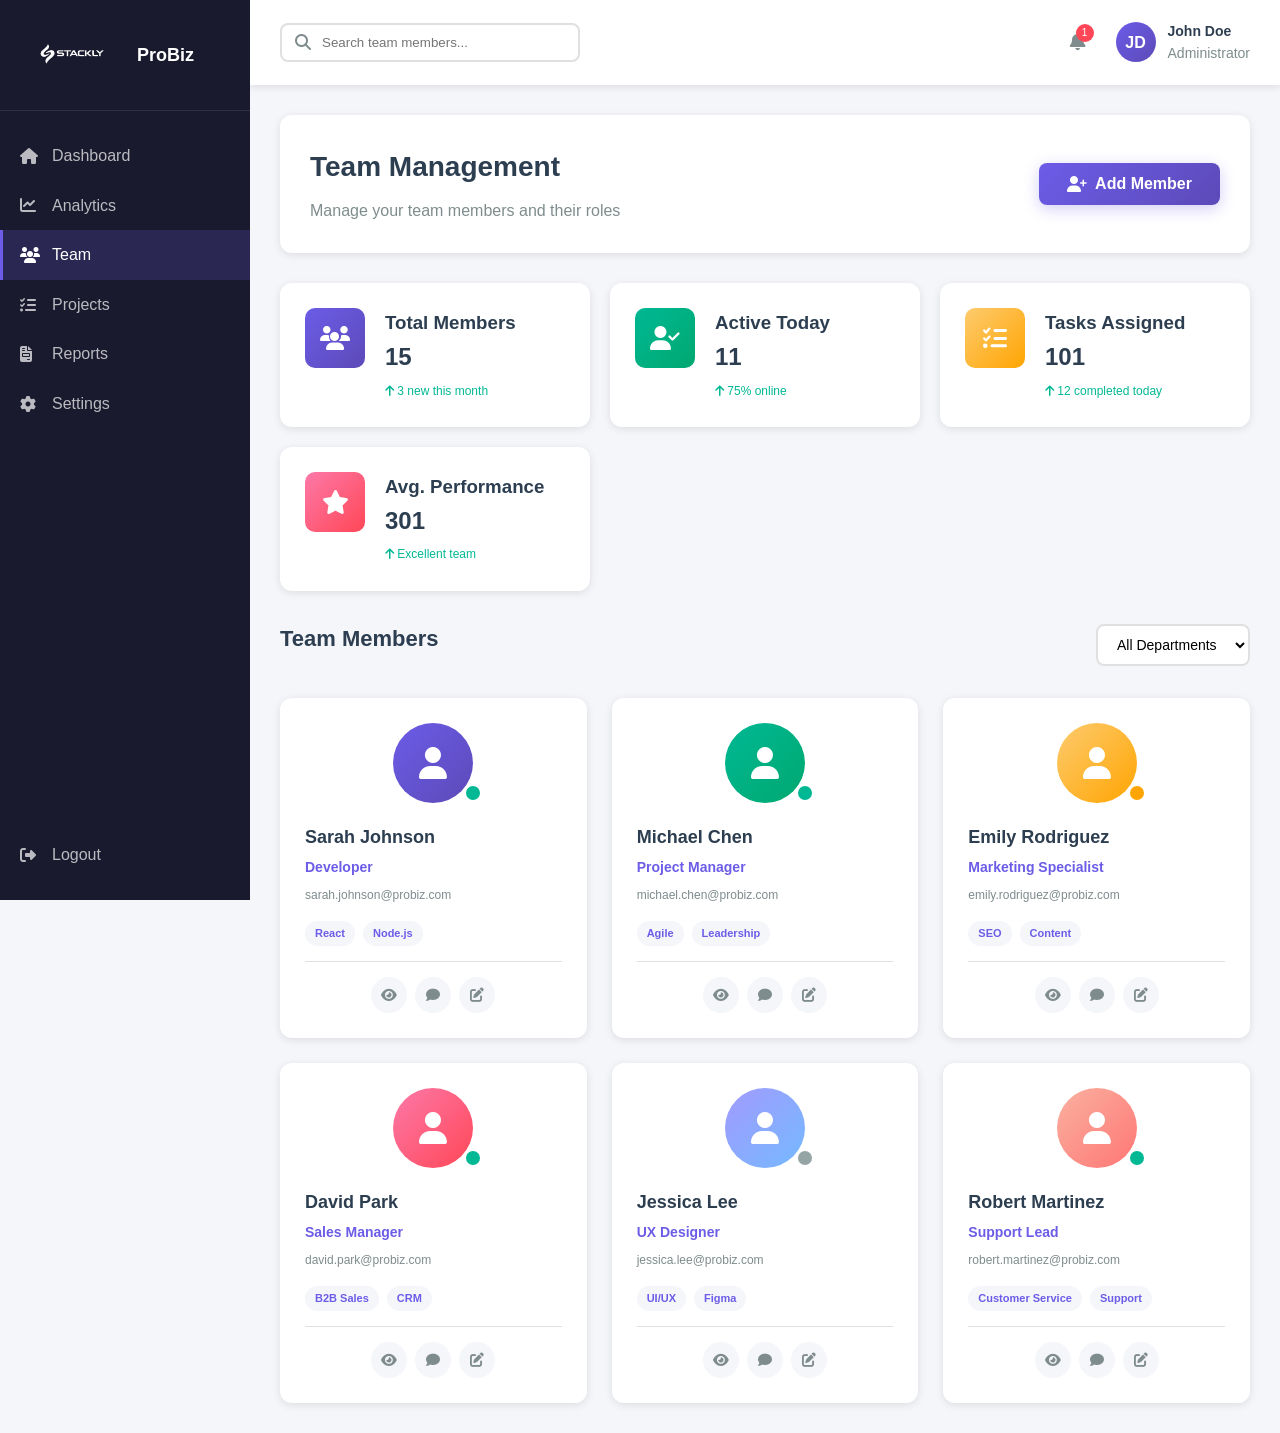
<file: team.html>
<!DOCTYPE html>
<html lang="en">
<head>
    <meta charset="UTF-8">
    <meta name="viewport" content="width=device-width, initial-scale=1.0">
    <title>Team - ProBiz Solutions</title>
    <link rel="stylesheet" href="style.css">
    <link rel="stylesheet" href="https://cdnjs.cloudflare.com/ajax/libs/font-awesome/6.4.0/css/all.min.css">
</head>
<body>
    <!-- Sidebar -->
    <aside class="sidebar" id="sidebar">
        <div class="sidebar-header">
            <img src="logo (1).webp" alt="ProBiz Logo" class="sidebar-logo">
            <span class="sidebar-title">ProBiz</span>
            <button class="sidebar-toggle" id="sidebarToggle">
                <i class="fas fa-times"></i>
            </button>
        </div>
        <nav class="sidebar-nav">
            <a href="dashboard.html" class="nav-item">
                <i class="fas fa-home"></i>
                <span>Dashboard</span>
            </a>
            <a href="analytics.html" class="nav-item">
                <i class="fas fa-chart-line"></i>
                <span>Analytics</span>
            </a>
            <a href="team.html" class="nav-item active">
                <i class="fas fa-users"></i>
                <span>Team</span>
            </a>
            <a href="projects.html" class="nav-item">
                <i class="fas fa-tasks"></i>
                <span>Projects</span>
            </a>
            <a href="reports.html" class="nav-item">
                <i class="fas fa-file-invoice"></i>
                <span>Reports</span>
            </a>
            <a href="404.html" class="nav-item">
                <i class="fas fa-cog"></i>
                <span>Settings</span>
            </a>
        </nav>
        <div class="sidebar-footer">
            <a href="index.html" class="nav-item">
                <i class="fas fa-sign-out-alt"></i>
                <span>Logout</span>
            </a>
        </div>
    </aside>

    <!-- Main Content -->
    <div class="dashboard-wrapper">
        <!-- Top Navigation -->
        <header class="dashboard-header">
            <button class="menu-toggle" id="menuToggle">
                <i class="fas fa-bars"></i>
            </button>
            <div class="header-search">
                <i class="fas fa-search"></i>
                <input type="text" placeholder="Search team members...">
            </div>
            <div class="header-actions">
                <button class="notification-btn">
                    <i class="fas fa-bell"></i>
                    <span class="notification-badge">1</span>
                </button>
                <div class="user-profile">
                    <div class="profile-avatar">JD</div>
                    <div class="profile-info">
                        <p class="profile-name">John Doe</p>
                        <p class="profile-role">Administrator</p>
                    </div>
                </div>
            </div>
        </header>

        <!-- Dashboard Content -->
        <main class="dashboard-content">
            <!-- Page Header -->
            <section class="page-header">
                <div>
                    <h1>Team Management</h1>
                    <p>Manage your team members and their roles</p>
                </div>
                <button class="btn btn-primary" onclick="location.href='404.html'">
                    <i class="fas fa-user-plus"></i> Add Member
                </button>
            </section>

            <!-- Team Stats -->
            <section class="stats-grid">
                <div class="stat-card">
                    <div class="stat-icon revenue">
                        <i class="fas fa-users"></i>
                    </div>
                    <div class="stat-info">
                        <h3>Total Members</h3>
                        <p class="stat-value">24</p>
                        <span class="stat-change positive">
                            <i class="fas fa-arrow-up"></i> 3 new this month
                        </span>
                    </div>
                </div>

                <div class="stat-card">
                    <div class="stat-icon users">
                        <i class="fas fa-user-check"></i>
                    </div>
                    <div class="stat-info">
                        <h3>Active Today</h3>
                        <p class="stat-value">18</p>
                        <span class="stat-change positive">
                            <i class="fas fa-arrow-up"></i> 75% online
                        </span>
                    </div>
                </div>

                <div class="stat-card">
                    <div class="stat-icon projects">
                        <i class="fas fa-tasks"></i>
                    </div>
                    <div class="stat-info">
                        <h3>Tasks Assigned</h3>
                        <p class="stat-value">156</p>
                        <span class="stat-change positive">
                            <i class="fas fa-arrow-up"></i> 12 completed today
                        </span>
                    </div>
                </div>

                <div class="stat-card">
                    <div class="stat-icon tasks">
                        <i class="fas fa-star"></i>
                    </div>
                    <div class="stat-info">
                        <h3>Avg. Performance</h3>
                        <p class="stat-value">4.6/5</p>
                        <span class="stat-change positive">
                            <i class="fas fa-arrow-up"></i> Excellent team
                        </span>
                    </div>
                </div>
            </section>

            <!-- Team Members Table -->
            <section class="team-section">
                <div class="section-header">
                    <h2>Team Members</h2>
                    <div class="filter-controls">
                        <select class="filter-select">
                            <option>All Departments</option>
                            <option>Development</option>
                            <option>Marketing</option>
                            <option>Sales</option>
                            <option>Support</option>
                        </select>
                    </div>
                </div>

                <div class="team-members-grid">
                    <div class="member-card">
                        <div class="member-header">
                            <div class="member-avatar" style="background: linear-gradient(135deg, #6c5ce7, #5c4ab8);">
                                <i class="fas fa-user"></i>
                            </div>
                            <div class="member-status online"></div>
                        </div>
                        <div class="member-info">
                            <h3>Sarah Johnson</h3>
                            <p class="member-role">Developer</p>
                            <p class="member-email">sarah.johnson@probiz.com</p>
                            <div class="member-skills">
                                <span class="skill-tag">React</span>
                                <span class="skill-tag">Node.js</span>
                            </div>
                            <div class="member-actions">
                                <button class="btn-icon" title="View Profile" onclick="location.href='404.html'">
                                    <i class="fas fa-eye"></i>
                                </button>
                                <button class="btn-icon" title="Send Message" onclick="location.href='404.html'">
                                    <i class="fas fa-comment"></i>
                                </button>
                                <button class="btn-icon" title="Edit" onclick="location.href='404.html'">
                                    <i class="fas fa-edit"></i>
                                </button>
                            </div>
                        </div>
                    </div>

                    <div class="member-card">
                        <div class="member-header">
                            <div class="member-avatar" style="background: linear-gradient(135deg, #00b894, #00a86f);">
                                <i class="fas fa-user"></i>
                            </div>
                            <div class="member-status online"></div>
                        </div>
                        <div class="member-info">
                            <h3>Michael Chen</h3>
                            <p class="member-role">Project Manager</p>
                            <p class="member-email">michael.chen@probiz.com</p>
                            <div class="member-skills">
                                <span class="skill-tag">Agile</span>
                                <span class="skill-tag">Leadership</span>
                            </div>
                            <div class="member-actions">
                                <button class="btn-icon" title="View Profile" onclick="location.href='404.html'">
                                    <i class="fas fa-eye"></i>
                                </button>
                                <button class="btn-icon" title="Send Message" onclick="location.href='404.html'">
                                    <i class="fas fa-comment"></i>
                                </button>
                                <button class="btn-icon" title="Edit" onclick="location.href='404.html'">
                                    <i class="fas fa-edit"></i>
                                </button>
                            </div>
                        </div>
                    </div>

                    <div class="member-card">
                        <div class="member-header">
                            <div class="member-avatar" style="background: linear-gradient(135deg, #fdcb6e, #ffa502);">
                                <i class="fas fa-user"></i>
                            </div>
                            <div class="member-status away"></div>
                        </div>
                        <div class="member-info">
                            <h3>Emily Rodriguez</h3>
                            <p class="member-role">Marketing Specialist</p>
                            <p class="member-email">emily.rodriguez@probiz.com</p>
                            <div class="member-skills">
                                <span class="skill-tag">SEO</span>
                                <span class="skill-tag">Content</span>
                            </div>
                            <div class="member-actions">
                                <button class="btn-icon" title="View Profile" onclick="location.href='404.html'">
                                    <i class="fas fa-eye"></i>
                                </button>
                                <button class="btn-icon" title="Send Message" onclick="location.href='404.html'">
                                    <i class="fas fa-comment"></i>
                                </button>
                                <button class="btn-icon" title="Edit" onclick="location.href='404.html'">
                                    <i class="fas fa-edit"></i>
                                </button>
                            </div>
                        </div>
                    </div>

                    <div class="member-card">
                        <div class="member-header">
                            <div class="member-avatar" style="background: linear-gradient(135deg, #fd79a8, #ff4757);">
                                <i class="fas fa-user"></i>
                            </div>
                            <div class="member-status online"></div>
                        </div>
                        <div class="member-info">
                            <h3>David Park</h3>
                            <p class="member-role">Sales Manager</p>
                            <p class="member-email">david.park@probiz.com</p>
                            <div class="member-skills">
                                <span class="skill-tag">B2B Sales</span>
                                <span class="skill-tag">CRM</span>
                            </div>
                            <div class="member-actions">
                                <button class="btn-icon" title="View Profile" onclick="location.href='404.html'">
                                    <i class="fas fa-eye"></i>
                                </button>
                                <button class="btn-icon" title="Send Message" onclick="location.href='404.html'">
                                    <i class="fas fa-comment"></i>
                                </button>
                                <button class="btn-icon" title="Edit" onclick="location.href='404.html'">
                                    <i class="fas fa-edit"></i>
                                </button>
                            </div>
                        </div>
                    </div>

                    <div class="member-card">
                        <div class="member-header">
                            <div class="member-avatar" style="background: linear-gradient(135deg, #a29bfe, #74b9ff);">
                                <i class="fas fa-user"></i>
                            </div>
                            <div class="member-status offline"></div>
                        </div>
                        <div class="member-info">
                            <h3>Jessica Lee</h3>
                            <p class="member-role">UX Designer</p>
                            <p class="member-email">jessica.lee@probiz.com</p>
                            <div class="member-skills">
                                <span class="skill-tag">UI/UX</span>
                                <span class="skill-tag">Figma</span>
                            </div>
                            <div class="member-actions">
                                <button class="btn-icon" title="View Profile" onclick="location.href='404.html'">
                                    <i class="fas fa-eye"></i>
                                </button>
                                <button class="btn-icon" title="Send Message" onclick="location.href='404.html'">
                                    <i class="fas fa-comment"></i>
                                </button>
                                <button class="btn-icon" title="Edit" onclick="location.href='404.html'">
                                    <i class="fas fa-edit"></i>
                                </button>
                            </div>
                        </div>
                    </div>

                    <div class="member-card">
                        <div class="member-header">
                            <div class="member-avatar" style="background: linear-gradient(135deg, #fab1a0, #ff7675);">
                                <i class="fas fa-user"></i>
                            </div>
                            <div class="member-status online"></div>
                        </div>
                        <div class="member-info">
                            <h3>Robert Martinez</h3>
                            <p class="member-role">Support Lead</p>
                            <p class="member-email">robert.martinez@probiz.com</p>
                            <div class="member-skills">
                                <span class="skill-tag">Customer Service</span>
                                <span class="skill-tag">Support</span>
                            </div>
                            <div class="member-actions">
                                <button class="btn-icon" title="View Profile" onclick="location.href='404.html'">
                                    <i class="fas fa-eye"></i>
                                </button>
                                <button class="btn-icon" title="Send Message" onclick="location.href='404.html'">
                                    <i class="fas fa-comment"></i>
                                </button>
                                <button class="btn-icon" title="Edit" onclick="location.href='404.html'">
                                    <i class="fas fa-edit"></i>
                                </button>
                            </div>
                        </div>
                    </div>
                </div>
            </section>
        </main>
    </div>

    <script src="script.js"></script>
</body>
</html>
</file>
<file: style.css>
/* ============================================
   GLOBAL STYLES & CSS VARIABLES
   ============================================ */

:root {
    --primary-color: #6c5ce7;
    --secondary-color: #00b894;
    --accent-color: #fdcb6e;
    --danger-color: #ff4757;
    --dark-bg: #1a1a2e;
    --light-bg: #f5f6fa;
    --text-dark: #2c3e50;
    --text-light: #7f8c8d;
    --border-color: #e0e0e0;
    --shadow-sm: 0 2px 8px rgba(0, 0, 0, 0.1);
    --shadow-md: 0 5px 20px rgba(0, 0, 0, 0.15);
    --shadow-lg: 0 10px 40px rgba(0, 0, 0, 0.2);
    --transition: all 0.3s cubic-bezier(0.4, 0, 0.2, 1);
}

* {
    margin: 0;
    padding: 0;
    box-sizing: border-box;
}

html {
    scroll-behavior: smooth;
}

body {
    font-family: 'Segoe UI', Tahoma, Geneva, Verdana, sans-serif;
    color: var(--text-dark);
    background-color: var(--light-bg);
    line-height: 1.6;
    overflow-x: hidden;
}

/* ============================================
   SCROLLBAR STYLING
   ============================================ */

::-webkit-scrollbar {
    width: 10px;
}

::-webkit-scrollbar-track {
    background: var(--light-bg);
}

::-webkit-scrollbar-thumb {
    background: var(--primary-color);
    border-radius: 5px;
}

::-webkit-scrollbar-thumb:hover {
    background: #5c4ab8;
}

/* ============================================
   ANIMATIONS
   ============================================ */

@keyframes fadeInUp {
    from {
        opacity: 0;
        transform: translateY(30px);
    }
    to {
        opacity: 1;
        transform: translateY(0);
    }
}

@keyframes slideInLeft {
    from {
        opacity: 0;
        transform: translateX(-50px);
    }
    to {
        opacity: 1;
        transform: translateX(0);
    }
}

@keyframes slideInRight {
    from {
        opacity: 0;
        transform: translateX(50px);
    }
    to {
        opacity: 1;
        transform: translateX(0);
    }
}

@keyframes bounce {
    0%, 100% {
        transform: translateY(0);
    }
    50% {
        transform: translateY(-10px);
    }
}

@keyframes float {
    0%, 100% {
        transform: translateY(0px);
    }
    50% {
        transform: translateY(-20px);
    }
}

@keyframes pulse {
    0%, 100% {
        opacity: 1;
    }
    50% {
        opacity: 0.5;
    }
}

@keyframes glow {
    0%, 100% {
        box-shadow: 0 0 20px rgba(108, 92, 231, 0.5);
    }
    50% {
        box-shadow: 0 0 40px rgba(108, 92, 231, 0.8);
    }
}

@keyframes shimmer {
    0% {
        background-position: -1000px 0;
    }
    100% {
        background-position: 1000px 0;
    }
}

@keyframes slideDown {
    from {
        opacity: 0;
        transform: translateY(-20px);
    }
    to {
        opacity: 1;
        transform: translateY(0);
    }
}

/* ============================================
   BUTTONS
   ============================================ */

.btn {
    padding: 12px 28px;
    border: none;
    border-radius: 8px;
    font-size: 16px;
    font-weight: 600;
    cursor: pointer;
    transition: var(--transition);
    display: inline-flex;
    align-items: center;
    gap: 8px;
    text-decoration: none;
    white-space: nowrap;
    position: relative;
    overflow: hidden;
}

.btn::before {
    content: '';
    position: absolute;
    top: 50%;
    left: 50%;
    width: 0;
    height: 0;
    border-radius: 50%;
    background: rgba(255, 255, 255, 0.3);
    transform: translate(-50%, -50%);
    transition: width 0.6s, height 0.6s;
}

.btn:active::before {
    width: 300px;
    height: 300px;
}

.btn-primary {
    background: linear-gradient(135deg, var(--primary-color), #5c4ab8);
    color: white;
    box-shadow: 0 4px 15px rgba(108, 92, 231, 0.3);
}

.btn-primary:hover {
    transform: translateY(-3px);
    box-shadow: 0 8px 25px rgba(108, 92, 231, 0.5);
}

.btn-outline {
    background: transparent;
    color: var(--primary-color);
    border: 2px solid var(--primary-color);
}

.btn-outline:hover {
    background: var(--primary-color);
    color: white;
    transform: translateY(-3px);
}

.btn-large {
    padding: 16px 40px;
    font-size: 18px;
}

.btn-block {
    width: 100%;
    justify-content: center;
}

.btn-sm {
    padding: 8px 16px;
    font-size: 14px;
    background: transparent;
    color: var(--text-light);
    border: none;
    border-radius: 6px;
    transition: var(--transition);
}

.btn-sm:hover,
.btn-sm.active {
    background: var(--primary-color);
    color: white;
}

/* ============================================
   NAVBAR
   ============================================ */

.navbar {
    background: white;
    box-shadow: var(--shadow-sm);
    position: sticky;
    top: 0;
    z-index: 1000;
    animation: slideDown 0.5s ease;
}

.nav-container {
    max-width: 1400px;
    margin: 0 auto;
    padding: 0 30px;
    display: flex;
    align-items: center;
    justify-content: space-between;
    height: 70px;
}

.logo-section {
    display: flex;
    align-items: center;
    gap: 12px;
    text-decoration: none;
    color: var(--primary-color);
}

.logo {
    height: 40px;
    width: auto;
    animation: float 3s ease-in-out infinite;
}

.brand-name {
    font-size: 20px;
    font-weight: 700;
    color: var(--primary-color);
}

.nav-links {
    display: flex;
    gap: 40px;
}

.nav-link {
    color: var(--text-dark);
    text-decoration: none;
    font-weight: 500;
    position: relative;
    transition: color 0.3s ease;
}

.nav-link::after {
    content: '';
    position: absolute;
    width: 0;
    height: 2px;
    bottom: -8px;
    left: 0;
    background: var(--primary-color);
    transition: width 0.3s ease;
}

.nav-link:hover::after,
.nav-link.active::after {
    width: 100%;
}

.nav-buttons {
    display: flex;
    gap: 12px;
}

.hamburger {
    display: none;
    flex-direction: column;
    cursor: pointer;
}

.hamburger span {
    width: 25px;
    height: 3px;
    background: var(--primary-color);
    margin: 5px 0;
    border-radius: 3px;
    transition: var(--transition);
}

/* ============================================
   HERO SECTION
   ============================================ */

.hero {
    background: linear-gradient(135deg, #f5f6fa 0%, #e9ecef 100%);
    padding: 100px 30px;
    min-height: 100vh;
    display: flex;
    align-items: center;
    position: relative;
    overflow: hidden;
}

.hero::before {
    content: '';
    position: absolute;
    top: -50%;
    right: -10%;
    width: 600px;
    height: 600px;
    background: radial-gradient(circle, rgba(108, 92, 231, 0.1) 0%, transparent 70%);
    border-radius: 50%;
}

.hero::after {
    content: '';
    position: absolute;
    bottom: -30%;
    left: -5%;
    width: 500px;
    height: 500px;
    background: radial-gradient(circle, rgba(0, 184, 148, 0.08) 0%, transparent 70%);
    border-radius: 50%;
}

.hero-content {
    max-width: 1400px;
    margin: 0 auto;
    display: grid;
    grid-template-columns: 1fr 1fr;
    gap: 60px;
    align-items: center;
    z-index: 1;
}

.hero-text {
    animation: fadeInUp 0.8s ease 0.2s both;
}

.hero-title {
    font-size: 56px;
    font-weight: 800;
    line-height: 1.2;
    color: var(--text-dark);
    margin-bottom: 20px;
}

.highlight {
    background: linear-gradient(135deg, var(--primary-color), var(--secondary-color));
    -webkit-background-clip: text;
    -webkit-text-fill-color: transparent;
    background-clip: text;
}

.hero-subtitle {
    font-size: 18px;
    color: var(--text-light);
    margin-bottom: 30px;
}

.hero-buttons {
    display: flex;
    gap: 20px;
    margin-bottom: 50px;
    flex-wrap: wrap;
}

.hero-stats {
    display: grid;
    grid-template-columns: repeat(3, 1fr);
    gap: 30px;
}

.stat {
    animation: fadeInUp 0.8s ease 0.4s both;
}

.stat h3 {
    font-size: 32px;
    color: var(--primary-color);
    margin-bottom: 8px;
}

.stat p {
    color: var(--text-light);
    font-size: 14px;
}

.hero-image {
    position: relative;
    height: 500px;
    animation: slideInRight 0.8s ease 0.2s both;
}

.floating-card {
    position: absolute;
    background: white;
    padding: 20px;
    border-radius: 12px;
    box-shadow: var(--shadow-md);
    display: flex;
    flex-direction: column;
    align-items: center;
    gap: 12px;
    animation: float 4s ease-in-out infinite;
}

.floating-card i {
    font-size: 32px;
    color: var(--primary-color);
}

.floating-card p {
    font-weight: 600;
    font-size: 14px;
    color: var(--text-dark);
}

.card-1 {
    top: 20px;
    left: 0;
    animation-delay: 0s;
}

.card-2 {
    top: 50%;
    right: 10%;
    animation-delay: 1s;
}

.card-3 {
    bottom: 20px;
    left: 20%;
    animation-delay: 2s;
}

.hero-illustration {
    position: relative;
    width: 100%;
    height: 100%;
}

.circle {
    position: absolute;
    border-radius: 50%;
    border: 2px solid var(--primary-color);
}

.circle-1 {
    width: 300px;
    height: 300px;
    top: 50px;
    right: 50px;
    opacity: 0.1;
    animation: float 6s ease-in-out infinite;
}

.circle-2 {
    width: 200px;
    height: 200px;
    bottom: 100px;
    right: 100px;
    opacity: 0.05;
    animation: float 8s ease-in-out infinite;
    animation-delay: 1s;
}

.circle-3 {
    width: 150px;
    height: 150px;
    top: 300px;
    right: 10px;
    opacity: 0.08;
    animation: float 7s ease-in-out infinite;
    animation-delay: 2s;
}

/* ============================================
   FEATURES SECTION
   ============================================ */

.features {
    padding: 80px 30px;
    background: white;
}

.section-header {
    text-align: center;
    margin-bottom: 60px;
    animation: fadeInUp 0.8s ease;
}

.section-header h2 {
    font-size: 42px;
    font-weight: 800;
    margin-bottom: 12px;
    color: var(--text-dark);
}

.section-header p {
    font-size: 18px;
    color: var(--text-light);
}

.features-grid {
    max-width: 1400px;
    margin: 0 auto;
    display: grid;
    grid-template-columns: repeat(auto-fit, minmax(350px, 1fr));
    gap: 30px;
}

.feature-card {
    background: var(--light-bg);
    padding: 40px 30px;
    border-radius: 12px;
    position: relative;
    overflow: hidden;
    animation: fadeInUp 0.8s ease both;
    cursor: pointer;
    transition: var(--transition);
    border: 2px solid transparent;
}

.feature-card:nth-child(1) {
    animation-delay: 0.1s;
}

.feature-card:nth-child(2) {
    animation-delay: 0.2s;
}

.feature-card:nth-child(3) {
    animation-delay: 0.3s;
}

.feature-card:nth-child(4) {
    animation-delay: 0.4s;
}

.feature-card:nth-child(5) {
    animation-delay: 0.5s;
}

.feature-card:nth-child(6) {
    animation-delay: 0.6s;
}

.feature-card:hover {
    transform: translateY(-10px);
    background: white;
    border-color: var(--primary-color);
    box-shadow: var(--shadow-lg);
}

.feature-icon {
    width: 60px;
    height: 60px;
    background: linear-gradient(135deg, var(--primary-color), #5c4ab8);
    border-radius: 10px;
    display: flex;
    align-items: center;
    justify-content: center;
    font-size: 28px;
    color: white;
    margin-bottom: 20px;
    transition: var(--transition);
}

.feature-card:hover .feature-icon {
    transform: scale(1.1) rotate(5deg);
}

.feature-card h3 {
    font-size: 20px;
    margin-bottom: 12px;
    color: var(--text-dark);
}

.feature-card p {
    color: var(--text-light);
    line-height: 1.6;
}

.feature-hover-effect {
    position: absolute;
    top: 0;
    left: -100%;
    width: 100%;
    height: 100%;
    background: linear-gradient(90deg, transparent, rgba(255, 255, 255, 0.3), transparent);
    animation: none;
    transition: left 0.5s ease;
}

.feature-card:hover .feature-hover-effect {
    left: 100%;
}

/* ============================================
   PRICING SECTION
   ============================================ */

.pricing {
    padding: 80px 30px;
    background: var(--light-bg);
}

.pricing-grid {
    max-width: 1400px;
    margin: 0 auto;
    display: grid;
    grid-template-columns: repeat(auto-fit, minmax(300px, 1fr));
    gap: 30px;
}

.pricing-card {
    background: white;
    padding: 40px;
    border-radius: 12px;
    position: relative;
    transition: var(--transition);
    animation: fadeInUp 0.8s ease both;
    border: 2px solid var(--border-color);
}

.pricing-card:nth-child(1) {
    animation-delay: 0.1s;
}

.pricing-card:nth-child(2) {
    animation-delay: 0.2s;
}

.pricing-card:nth-child(3) {
    animation-delay: 0.3s;
}

.pricing-card:hover {
    transform: translateY(-10px);
    box-shadow: var(--shadow-lg);
    border-color: var(--primary-color);
}

.pricing-card.featured {
    border: 2px solid var(--primary-color);
    box-shadow: 0 10px 40px rgba(108, 92, 231, 0.15);
    transform: scale(1.05);
}

.badge {
    position: absolute;
    top: -12px;
    right: 20px;
    background: var(--primary-color);
    color: white;
    padding: 6px 16px;
    border-radius: 20px;
    font-size: 12px;
    font-weight: 600;
}

.pricing-card h3 {
    font-size: 22px;
    margin-bottom: 20px;
    color: var(--text-dark);
}

.price {
    margin-bottom: 30px;
}

.currency {
    font-size: 18px;
    color: var(--text-light);
}

.amount {
    font-size: 48px;
    font-weight: 800;
    color: var(--primary-color);
}

.period {
    font-size: 16px;
    color: var(--text-light);
    margin-left: 8px;
}

.pricing-features {
    list-style: none;
    margin-bottom: 30px;
}

.pricing-features li {
    padding: 12px 0;
    color: var(--text-dark);
    display: flex;
    align-items: center;
    gap: 12px;
}

.pricing-features i {
    color: var(--secondary-color);
    font-size: 14px;
}

/* ============================================
   CTA SECTION
   ============================================ */

.cta-section {
    padding: 80px 30px;
    background: linear-gradient(135deg, var(--primary-color), #5c4ab8);
    text-align: center;
    color: white;
    position: relative;
    overflow: hidden;
}

.cta-section::before {
    content: '';
    position: absolute;
    top: -50%;
    right: -10%;
    width: 400px;
    height: 400px;
    background: rgba(255, 255, 255, 0.1);
    border-radius: 50%;
}

.cta-content {
    max-width: 700px;
    margin: 0 auto;
    position: relative;
    z-index: 1;
    animation: fadeInUp 0.8s ease;
}

.cta-section h2 {
    font-size: 42px;
    margin-bottom: 12px;
    font-weight: 800;
}

.cta-section p {
    font-size: 18px;
    margin-bottom: 30px;
    opacity: 0.9;
}

/* ============================================
   FOOTER
   ============================================ */

.footer {
    background: var(--text-dark);
    color: white;
    padding: 60px 30px 20px;
}

.footer-content {
    max-width: 1400px;
    margin: 0 auto;
    display: grid;
    grid-template-columns: repeat(auto-fit, minmax(250px, 1fr));
    gap: 40px;
    margin-bottom: 40px;
}

.footer-section h4 {
    margin-bottom: 20px;
    font-size: 18px;
}

.footer-section p {
    color: rgba(255, 255, 255, 0.7);
    line-height: 1.6;
}

.footer-section ul {
    list-style: none;
}

.footer-section ul li {
    margin-bottom: 12px;
}

.footer-section ul li a {
    color: rgba(255, 255, 255, 0.7);
    text-decoration: none;
    transition: var(--transition);
}

.footer-section ul li a:hover {
    color: white;
    padding-left: 5px;
}

.social-links {
    display: flex;
    gap: 15px;
    margin-top: 20px;
}

.social-link {
    width: 40px;
    height: 40px;
    background: rgba(255, 255, 255, 0.1);
    border-radius: 50%;
    display: flex;
    align-items: center;
    justify-content: center;
    color: white;
    transition: var(--transition);
}

.social-link:hover {
    background: var(--primary-color);
    transform: translateY(-3px);
}

.footer-bottom {
    text-align: center;
    padding-top: 20px;
    border-top: 1px solid rgba(255, 255, 255, 0.1);
    color: rgba(255, 255, 255, 0.7);
}

/* ============================================
   AUTHENTICATION PAGES
   ============================================ */

.auth-body {
    background: linear-gradient(135deg, #f5f6fa 0%, #e9ecef 100%);
    min-height: 100vh;
    display: flex;
    align-items: center;
    justify-content: center;
    padding: 20px;
}

.auth-container {
    display: grid;
    grid-template-columns: 1fr 1fr;
    gap: 0;
    background: white;
    border-radius: 12px;
    overflow: hidden;
    box-shadow: var(--shadow-lg);
    max-width: 750px;
    width: 100%;
    animation: fadeInUp 0.6s ease;
}

.auth-left {
    background: linear-gradient(135deg, var(--primary-color), #5c4ab8);
    color: white;
    padding: 40px;
    display: flex;
    align-items: center;
    justify-content: center;
    position: relative;
    overflow: hidden;
}

.auth-left::before {
    content: '';
    position: absolute;
    top: -50%;
    right: -20%;
    width: 400px;
    height: 400px;
    background: rgba(255, 255, 255, 0.1);
    border-radius: 50%;
    animation: float 6s ease-in-out infinite;
}

.auth-left::after {
    content: '';
    position: absolute;
    bottom: -30%;
    left: 10%;
    width: 300px;
    height: 300px;
    background: rgba(255, 255, 255, 0.08);
    border-radius: 50%;
    animation: float 8s ease-in-out infinite;
    animation-delay: 1s;
}

.auth-left-content {
    position: relative;
    z-index: 1;
}

.auth-left h1 {
    font-size: 28px;
    margin-bottom: 10px;
    font-weight: 800;
}

.auth-left > p {
    font-size: 14px;
    opacity: 0.9;
    margin-bottom: 30px;
}

.auth-benefits {
    animation: fadeInUp 0.8s ease 0.2s both;
}

.benefit {
    display: flex;
    align-items: center;
    gap: 10px;
    margin-bottom: 12px;
    font-size: 13px;
}

.benefit i {
    font-size: 18px;
    flex-shrink: 0;
}

.auth-illustration {
    position: absolute;
    bottom: 0;
    right: 0;
    width: 300px;
    height: 300px;
}

.floating-shape {
    position: absolute;
    border-radius: 50%;
    animation: float 6s ease-in-out infinite;
}

.shape-1 {
    width: 80px;
    height: 80px;
    bottom: 50px;
    right: 60px;
    background: rgba(255, 255, 255, 0.1);
}

.shape-2 {
    width: 50px;
    height: 50px;
    bottom: 100px;
    right: 20px;
    background: rgba(255, 255, 255, 0.15);
    animation-delay: 1s;
}

.shape-3 {
    width: 100px;
    height: 100px;
    bottom: 20px;
    right: 150px;
    background: rgba(255, 255, 255, 0.08);
    animation-delay: 2s;
}

.auth-right {
    padding: 40px;
    display: flex;
    align-items: center;
    justify-content: center;
}

.auth-card {
    width: 100%;
    max-width: 400px;
}

.auth-header {
    text-align: center;
    margin-bottom: 25px;
    animation: slideDown 0.5s ease;
}

.auth-logo {
    height: 40px;
    width: auto;
    margin-bottom: 16px;
    animation: float 3s ease-in-out infinite;
}

.auth-header h2 {
    font-size: 20px;
    color: var(--text-dark);
}

.auth-form {
    animation: fadeInUp 0.8s ease 0.1s both;
}

.form-group {
    margin-bottom: 10px;
}

.form-row {
    display: grid;
    grid-template-columns: 1fr 1fr;
    gap: 10px;
}

.form-group label {
    display: block;
    margin-bottom: 5px;
    font-weight: 600;
    color: var(--text-dark);
    font-size: 14px;
}

.input-wrapper {
    position: relative;
    display: flex;
    align-items: center;
}

.input-wrapper i {
    position: absolute;
    left: 15px;
    color: var(--text-light);
    font-size: 14px;
}

.input-wrapper input,
.input-wrapper select {
    width: 100%;
    padding: 10px 40px 10px 40px;
    border: 2px solid var(--border-color);
    border-radius: 8px;
    font-size: 14px;
    transition: var(--transition);
    background: var(--light-bg);
}

.input-wrapper input:focus,
.input-wrapper select:focus {
    outline: none;
    border-color: var(--primary-color);
    background: white;
    box-shadow: 0 0 0 3px rgba(108, 92, 231, 0.1);
}

.toggle-password {
    position: absolute;
    right: 12px;
    background: none;
    border: none;
    cursor: pointer;
    color: var(--text-light);
    font-size: 14px;
    transition: var(--transition);
}

.toggle-password:hover {
    color: var(--primary-color);
}

.select-wrapper {
    position: relative;
    display: block;
}

.select-wrapper select {
    width: 100%;
    padding: 12px 15px;
    border: 2px solid var(--border-color);
    border-radius: 8px;
    font-size: 14px;
    transition: var(--transition);
    background: white;
    color: var(--text-dark);
    cursor: pointer;
    appearance: none;
    -webkit-appearance: none;
    -moz-appearance: none;
    padding-right: 35px;
}

.select-wrapper select:hover {
    border-color: var(--primary-color);
    background: var(--light-bg);
}

.select-wrapper select:focus {
    outline: none;
    border-color: var(--primary-color);
    background: white;
    box-shadow: 0 0 0 3px rgba(108, 92, 231, 0.1);
}

.select-wrapper {
    position: relative;
}

.dropdown-trigger {
    width: 100%;
    padding: 12px 15px;
    border: 2px solid var(--border-color);
    border-radius: 8px;
    font-size: 14px;
    cursor: pointer;
    background: white;
    color: var(--text-dark);
    transition: var(--transition);
    display: flex;
    align-items: center;
    position: relative;
    padding-right: 35px;
}

.dropdown-display {
    flex: 1;
    overflow: hidden;
    text-overflow: ellipsis;
    white-space: nowrap;
}

.dropdown-trigger:hover {
    border-color: var(--primary-color);
    background: var(--light-bg);
}

.dropdown-trigger:focus {
    outline: none;
    border-color: var(--primary-color);
    background: white;
    box-shadow: 0 0 0 3px rgba(108, 92, 231, 0.1);
}

.dropdown-options {
    display: none;
    position: absolute;
    top: 100%;
    left: 0;
    right: 0;
    background: white;
    border: 2px solid var(--primary-color);
    border-top: none;
    border-radius: 0 0 8px 8px;
    max-height: 200px;
    overflow-y: auto;
    z-index: 1000;
    box-shadow: 0 5px 15px rgba(0, 0, 0, 0.1);
    margin-top: -2px;
}

.dropdown-options.active {
    display: block;
}

.dropdown-options > span {
    display: block;
    padding: 12px 15px;
    cursor: pointer;
    color: var(--text-dark);
    transition: var(--transition);
    border-bottom: 1px solid var(--border-color);
    font-size: 14px;
    white-space: nowrap;
    text-overflow: ellipsis;
    overflow: hidden;
}

.dropdown-options > span:last-child {
    border-bottom: none;
}

.dropdown-options > span:hover {
    background: var(--light-bg);
    color: var(--primary-color);
}

.dropdown-options > span.selected {
    background: rgba(108, 92, 231, 0.1);
    color: var(--primary-color);
    font-weight: 600;
}

.select-wrapper i {
    position: absolute;
    right: 12px;
    top: 50%;
    transform: translateY(-50%);
    pointer-events: none;
    color: var(--primary-color);
    font-size: 12px;
}
.strength-bar {
    height: 100%;
    width: 0%;
    border-radius: 2px;
    transition: width 0.3s ease;
}

/* Error Messages */
.error-message {
    display: block;
    font-size: 12px;
    margin-top: 4px;
    min-height: 16px;
    animation: fadeInUp 0.3s ease;
    font-weight: 500;
}

.error-message:empty {
    display: none;
}

/* Page Header */
.page-header {
    display: flex;
    justify-content: space-between;
    align-items: center;
    background: white;
    padding: 30px;
    border-radius: 12px;
    margin-bottom: 30px;
    box-shadow: var(--shadow-sm);
    animation: fadeInUp 0.6s ease;
    flex-wrap: wrap;
    gap: 20px;
}

.page-header h1 {
    font-size: 28px;
    color: var(--text-dark);
    margin-bottom: 8px;
}

.page-header p {
    color: var(--text-light);
}

.page-header div:first-child {
    flex: 1;
    min-width: 200px;
}

.page-header div:last-child,
.header-controls {
    display: flex;
    gap: 15px;
    align-items: center;
    flex-wrap: wrap;
}

.time-filter,
.filter-select {
    padding: 10px 15px;
    border: 2px solid var(--border-color);
    border-radius: 8px;
    background: white;
    cursor: pointer;
    transition: var(--transition);
    font-size: 14px;
}

.time-filter:hover,
.filter-select:hover,
.time-filter:focus,
.filter-select:focus {
    border-color: var(--primary-color);
    outline: none;
}

/* Analytics Specific */
.analytics-grid {
    display: grid;
    grid-template-columns: repeat(auto-fit, minmax(400px, 1fr));
    gap: 20px;
    margin-bottom: 30px;
}

.analytics-table {
    padding: 20px 0;
}

.table-row {
    display: grid;
    grid-template-columns: 1fr auto 1fr;
    align-items: center;
    gap: 20px;
    padding: 15px 0;
    border-bottom: 1px solid var(--border-color);
}

.table-row:last-child {
    border-bottom: none;
}

.table-cell {
    display: flex;
    align-items: center;
    gap: 10px;
    font-size: 14px;
    color: var(--text-dark);
}

.progress-bar {
    height: 6px;
    background: var(--border-color);
    border-radius: 3px;
    overflow: hidden;
    grid-column: 3;
}

.progress {
    height: 100%;
    border-radius: 3px;
}

.top-pages {
    padding: 10px 0;
}

.page-row {
    display: flex;
    justify-content: space-between;
    align-items: center;
    padding: 15px;
    background: var(--light-bg);
    border-radius: 8px;
    margin-bottom: 10px;
    transition: var(--transition);
}

.page-row:hover {
    background: white;
    box-shadow: var(--shadow-sm);
}

.page-info {
    flex: 1;
}

.page-name {
    font-weight: 600;
    color: var(--text-dark);
    margin-bottom: 4px;
}

.page-path {
    font-size: 12px;
    color: var(--text-light);
}

.page-stats {
    display: flex;
    gap: 20px;
    align-items: center;
}

.views {
    font-weight: 700;
    color: var(--primary-color);
    font-size: 16px;
}

/* Team Section */
.team-section {
    animation: fadeInUp 0.6s ease 0.2s both;
}

.team-section .section-header {
    display: flex;
    justify-content: space-between;
    align-items: center;
    margin-bottom: 30px;
    flex-wrap: wrap;
    gap: 20px;
}

.team-section .section-header h2 {
    font-size: 22px;
    color: var(--text-dark);
}

.team-members-grid {
    display: grid;
    grid-template-columns: repeat(auto-fill, minmax(280px, 1fr));
    gap: 25px;
}

.member-card {
    background: white;
    border-radius: 12px;
    padding: 25px;
    box-shadow: var(--shadow-sm);
    transition: var(--transition);
    animation: fadeInUp 0.6s ease both;
    position: relative;
}

.member-card:nth-child(1) {
    animation-delay: 0.1s;
}

.member-card:nth-child(2) {
    animation-delay: 0.2s;
}

.member-card:nth-child(3) {
    animation-delay: 0.3s;
}

.member-card:nth-child(4) {
    animation-delay: 0.4s;
}

.member-card:nth-child(5) {
    animation-delay: 0.5s;
}

.member-card:nth-child(6) {
    animation-delay: 0.6s;
}

.member-card:hover {
    transform: translateY(-8px);
    box-shadow: var(--shadow-lg);
    border: 2px solid var(--primary-color);
}

.member-header {
    position: relative;
    text-align: center;
    margin-bottom: 20px;
}

.member-avatar {
    width: 80px;
    height: 80px;
    border-radius: 50%;
    display: flex;
    align-items: center;
    justify-content: center;
    margin: 0 auto 15px;
    color: white;
    font-size: 32px;
    font-weight: 700;
}

.member-status {
    position: absolute;
    width: 20px;
    height: 20px;
    border-radius: 50%;
    border: 3px solid white;
    bottom: 0;
    right: calc(50% - 50px);
}

.member-status.online {
    background: #00b894;
    animation: pulse 2s ease infinite;
}

.member-status.away {
    background: #ffa502;
}

.member-status.offline {
    background: #95a5a6;
}

.member-info h3 {
    font-size: 18px;
    color: var(--text-dark);
    margin-bottom: 4px;
}

.member-role {
    color: var(--primary-color);
    font-size: 14px;
    font-weight: 600;
    margin-bottom: 8px;
}

.member-email {
    font-size: 12px;
    color: var(--text-light);
    margin-bottom: 15px;
}

.member-skills {
    display: flex;
    flex-wrap: wrap;
    gap: 8px;
    margin-bottom: 15px;
}

.skill-tag {
    background: var(--light-bg);
    color: var(--primary-color);
    padding: 4px 10px;
    border-radius: 20px;
    font-size: 11px;
    font-weight: 600;
    transition: var(--transition);
}

.skill-tag:hover {
    background: var(--primary-color);
    color: white;
}

.member-actions {
    display: flex;
    gap: 8px;
    justify-content: center;
    padding-top: 15px;
    border-top: 1px solid var(--border-color);
}

.btn-icon {
    width: 36px;
    height: 36px;
    border-radius: 50%;
    background: var(--light-bg);
    border: none;
    cursor: pointer;
    display: flex;
    align-items: center;
    justify-content: center;
    color: var(--text-light);
    transition: var(--transition);
    font-size: 14px;
}

.btn-icon:hover {
    background: var(--primary-color);
    color: white;
    transform: scale(1.1);
}

/* Projects Section */
.projects-grid {
    display: grid;
    grid-template-columns: repeat(auto-fill, minmax(320px, 1fr));
    gap: 25px;
}

.project-card {
    background: white;
    border-radius: 12px;
    padding: 25px;
    box-shadow: var(--shadow-sm);
    transition: var(--transition);
    animation: fadeInUp 0.6s ease both;
    position: relative;
    overflow: hidden;
}

.project-card:nth-child(1) {
    animation-delay: 0.1s;
}

.project-card:nth-child(2) {
    animation-delay: 0.2s;
}

.project-card:nth-child(3) {
    animation-delay: 0.3s;
}

.project-card:nth-child(4) {
    animation-delay: 0.4s;
}

.project-card:nth-child(5) {
    animation-delay: 0.5s;
}

.project-card:nth-child(6) {
    animation-delay: 0.6s;
}

.project-card:hover {
    transform: translateY(-8px);
    box-shadow: var(--shadow-lg);
}

.project-header {
    display: flex;
    justify-content: space-between;
    align-items: center;
    margin-bottom: 12px;
}

.project-header h3 {
    font-size: 18px;
    color: var(--text-dark);
    margin-bottom: 0;
}

.project-badge {
    padding: 4px 12px;
    border-radius: 20px;
    font-size: 11px;
    font-weight: 600;
    white-space: nowrap;
}

.badge-active {
    background: rgba(0, 184, 148, 0.2);
    color: #00b894;
}

.badge-progress {
    background: rgba(108, 92, 231, 0.2);
    color: var(--primary-color);
}

.badge-planning {
    background: rgba(253, 203, 110, 0.2);
    color: #ffa502;
}

.badge-completed {
    background: rgba(46, 213, 115, 0.2);
    color: #2ed573;
}

.project-description {
    color: var(--text-light);
    font-size: 13px;
    margin-bottom: 20px;
    line-height: 1.4;
}

.project-progress {
    margin-bottom: 20px;
}

.progress-label {
    display: flex;
    justify-content: space-between;
    font-size: 13px;
    margin-bottom: 8px;
    color: var(--text-dark);
    font-weight: 600;
}

.project-team {
    margin-bottom: 20px;
}

.team-label {
    font-size: 12px;
    color: var(--text-light);
    margin-bottom: 8px;
    font-weight: 600;
}

.team-avatars {
    display: flex;
    gap: -8px;
}

.avatar {
    width: 32px;
    height: 32px;
    border-radius: 50%;
    display: flex;
    align-items: center;
    justify-content: center;
    color: white;
    font-weight: 700;
    font-size: 12px;
    border: 2px solid white;
    margin-right: -8px;
}

.avatar:last-child {
    margin-right: 0;
}

.project-footer {
    display: flex;
    justify-content: space-between;
    align-items: center;
    padding-top: 15px;
    border-top: 1px solid var(--border-color);
}

.due-date {
    font-size: 12px;
    color: var(--text-light);
    display: flex;
    align-items: center;
    gap: 6px;
}

/* Reports Section */
.report-filters {
    display: flex;
    gap: 15px;
    margin-bottom: 30px;
    flex-wrap: wrap;
    background: white;
    padding: 20px;
    border-radius: 12px;
    box-shadow: var(--shadow-sm);
    animation: fadeInUp 0.6s ease 0.1s both;
}

.report-filters input[type="date"] {
    padding: 10px 15px;
    border: 2px solid var(--border-color);
    border-radius: 8px;
    cursor: pointer;
    transition: var(--transition);
}

.report-filters input[type="date"]:focus {
    outline: none;
    border-color: var(--primary-color);
}

.reports-section {
    animation: fadeInUp 0.6s ease 0.2s both;
}

.reports-list {
    display: flex;
    flex-direction: column;
    gap: 20px;
}

.report-item {
    display: grid;
    grid-template-columns: 80px 1fr auto;
    gap: 25px;
    align-items: center;
    background: white;
    padding: 25px;
    border-radius: 12px;
    box-shadow: var(--shadow-sm);
    transition: var(--transition);
}

.report-item:hover {
    transform: translateX(5px);
    box-shadow: var(--shadow-md);
}

.report-icon {
    font-size: 40px;
    text-align: center;
}

.report-icon i {
    color: var(--primary-color);
}

.report-info h3 {
    font-size: 16px;
    color: var(--text-dark);
    margin-bottom: 4px;
}

.report-date {
    color: var(--text-light);
    font-size: 13px;
    margin-bottom: 8px;
}

.report-description {
    color: var(--text-light);
    font-size: 13px;
    margin-bottom: 12px;
}

.report-stats {
    display: flex;
    gap: 20px;
    flex-wrap: wrap;
    font-size: 12px;
    color: var(--text-light);
}

.report-stats span {
    display: flex;
    align-items: center;
    gap: 6px;
}

.report-actions {
    display: flex;
    gap: 10px;
    flex-wrap: wrap;
}

/* Scheduled Reports */
.scheduled-reports {
    background: white;
    padding: 30px;
    border-radius: 12px;
    box-shadow: var(--shadow-sm);
    margin-top: 30px;
    animation: fadeInUp 0.6s ease 0.3s both;
}

.scheduled-reports h2 {
    font-size: 20px;
    color: var(--text-dark);
    margin-bottom: 25px;
}

.schedule-list {
    display: flex;
    flex-direction: column;
    gap: 15px;
}

.schedule-item {
    display: flex;
    justify-content: space-between;
    align-items: center;
    padding: 20px;
    background: var(--light-bg);
    border-radius: 8px;
    transition: var(--transition);
}

.schedule-item:hover {
    background: white;
    box-shadow: var(--shadow-sm);
}

.schedule-info h4 {
    font-size: 15px;
    color: var(--text-dark);
    margin-bottom: 4px;
}

.schedule-info p {
    font-size: 13px;
    color: var(--text-light);
}

.schedule-actions {
    display: flex;
    gap: 10px;
}

.form-options {
    display: flex;
    justify-content: space-between;
    align-items: center;
    margin-bottom: 20px;
    font-size: 14px;
}

.checkbox {
    display: flex;
    align-items: center;
    cursor: pointer;
    gap: 6px;
    user-select: none;
}

.checkbox input {
    cursor: pointer;
    width: 18px;
    height: 18px;
    accent-color: var(--primary-color);
}

.forgot-password {
    color: var(--primary-color);
    text-decoration: none;
    transition: var(--transition);
}

.forgot-password:hover {
    text-decoration: underline;
}

.divider {
    display: flex;
    align-items: center;
    gap: 12px;
    margin: 20px 0;
    color: var(--text-light);
    font-size: 14px;
}

.divider::before,
.divider::after {
    content: '';
    flex: 1;
    height: 1px;
    background: var(--border-color);
}

.social-login {
    display: grid;
    grid-template-columns: 1fr 1fr;
    gap: 10px;
    margin-bottom: 15px;
}

.social-btn {
    padding: 10px;
    border: 2px solid var(--border-color);
    background: var(--light-bg);
    border-radius: 8px;
    cursor: pointer;
    transition: var(--transition);
    display: flex;
    align-items: center;
    justify-content: center;
    gap: 8px;
    font-size: 14px;
    font-weight: 600;
}}

.social-btn:hover {
    border-color: var(--primary-color);
    background: white;
    color: var(--primary-color);
}

.google-btn:hover {
    background: rgba(244, 67, 54, 0.05);
    border-color: #f44336;
    color: #f44336;
}

.facebook-btn:hover {
    background: rgba(66, 103, 178, 0.05);
    border-color: #4267b2;
    color: #4267b2;
}

.auth-footer {
    text-align: center;
    font-size: 14px;
    color: var(--text-light);
}

.auth-link {
    color: var(--primary-color);
    text-decoration: none;
    font-weight: 600;
    transition: var(--transition);
}

.auth-link:hover {
    text-decoration: underline;
}

/* ============================================
   DASHBOARD
   ============================================ */

.sidebar {
    position: fixed;
    left: 0;
    top: 0;
    width: 250px;
    height: 100vh;
    background: var(--dark-bg);
    overflow-y: auto;
    z-index: 900;
    animation: slideInLeft 0.4s ease;
}

.sidebar-header {
    padding: 20px;
    display: flex;
    align-items: center;
    gap: 12px;
    border-bottom: 1px solid rgba(255, 255, 255, 0.1);
    position: relative;
}

.sidebar-logo {
    height: 70px;
    width: auto;
}

.sidebar-title {
    color: white;
    font-weight: 700;
    font-size: 18px;
    flex: 1;
}

.sidebar-toggle {
    display: none;
    background: none;
    border: none;
    color: white;
    cursor: pointer;
    font-size: 18px;
}

.sidebar-nav {
    padding: 20px 0;
}

.nav-item {
    padding: 12px 20px;
    display: flex;
    align-items: center;
    gap: 12px;
    color: rgba(255, 255, 255, 0.7);
    text-decoration: none;
    transition: var(--transition);
    position: relative;
}

.nav-item i {
    font-size: 16px;
    width: 20px;
}

.nav-item:hover,
.nav-item.active {
    color: white;
    background: rgba(108, 92, 231, 0.2);
    border-left: 3px solid var(--primary-color);
    padding-left: 17px;
}

.sidebar-footer {
    position: absolute;
    bottom: 20px;
    width: 100%;
    padding: 0 20px;
}

.sidebar-footer .nav-item {
    padding: 12px 0;
}

.dashboard-wrapper {
    margin-left: 250px;
    background: var(--light-bg);
    min-height: 100vh;
}

.dashboard-header {
    background: white;
    padding: 20px 30px;
    display: flex;
    align-items: center;
    gap: 30px;
    box-shadow: var(--shadow-sm);
    position: sticky;
    top: 0;
    z-index: 100;
}

.menu-toggle {
    display: none;
    background: none;
    border: none;
    font-size: 20px;
    cursor: pointer;
    color: var(--primary-color);
}

.header-search {
    flex: 1;
    position: relative;
    display: flex;
    align-items: center;
}

.header-search i {
    position: absolute;
    left: 15px;
    color: var(--text-light);
}

.header-search input {
    width: 100%;
    max-width: 300px;
    padding: 10px 15px 10px 40px;
    border: 2px solid var(--border-color);
    border-radius: 8px;
    transition: var(--transition);
}

.header-search input:focus {
    outline: none;
    border-color: var(--primary-color);
    box-shadow: 0 0 0 3px rgba(108, 92, 231, 0.1);
}

.header-actions {
    display: flex;
    align-items: center;
    gap: 30px;
}

.notification-btn {
    background: none;
    border: none;
    font-size: 18px;
    cursor: pointer;
    color: var(--text-light);
    position: relative;
    transition: var(--transition);
}

.notification-btn:hover {
    color: var(--primary-color);
}

.notification-badge {
    position: absolute;
    top: -8px;
    right: -8px;
    background: var(--danger-color);
    color: white;
    font-size: 10px;
    width: 18px;
    height: 18px;
    border-radius: 50%;
    display: flex;
    align-items: center;
    justify-content: center;
    animation: pulse 2s ease infinite;
}

.user-profile {
    display: flex;
    align-items: center;
    gap: 12px;
    cursor: pointer;
}

.profile-avatar {
    width: 40px;
    height: 40px;
    border-radius: 50%;
    background: linear-gradient(135deg, var(--primary-color), #5c4ab8);
    color: white;
    display: flex;
    align-items: center;
    justify-content: center;
    font-weight: 700;
}

.profile-info p {
    margin: 0;
    font-size: 14px;
}

.profile-name {
    font-weight: 600;
    color: var(--text-dark);
}

.profile-role {
    color: var(--text-light);
    font-size: 12px;
}

.dashboard-content {
    padding: 30px;
}

.welcome-section {
    background: white;
    padding: 30px;
    border-radius: 12px;
    margin-bottom: 30px;
    display: flex;
    justify-content: space-between;
    align-items: center;
    box-shadow: var(--shadow-sm);
    animation: fadeInUp 0.6s ease;
}

.welcome-text h1 {
    font-size: 28px;
    margin-bottom: 8px;
    color: var(--text-dark);
}

.welcome-text p {
    color: var(--text-light);
}

.stats-grid {
    display: grid;
    grid-template-columns: repeat(auto-fit, minmax(250px, 1fr));
    gap: 20px;
    margin-bottom: 30px;
}

.stat-card {
    background: white;
    padding: 25px;
    border-radius: 12px;
    box-shadow: var(--shadow-sm);
    display: flex;
    gap: 20px;
    animation: fadeInUp 0.6s ease both;
    transition: var(--transition);
}

.stat-card:nth-child(1) {
    animation-delay: 0.1s;
}

.stat-card:nth-child(2) {
    animation-delay: 0.2s;
}

.stat-card:nth-child(3) {
    animation-delay: 0.3s;
}

.stat-card:nth-child(4) {
    animation-delay: 0.4s;
}

.stat-card:hover {
    transform: translateY(-5px);
    box-shadow: var(--shadow-md);
}

.stat-icon {
    width: 60px;
    height: 60px;
    border-radius: 10px;
    display: flex;
    align-items: center;
    justify-content: center;
    font-size: 24px;
    color: white;
}

.stat-icon.revenue {
    background: linear-gradient(135deg, #6c5ce7, #5c4ab8);
}

.stat-icon.users {
    background: linear-gradient(135deg, #00b894, #00a86f);
}

.stat-icon.projects {
    background: linear-gradient(135deg, #fdcb6e, #ffa502);
}

.stat-icon.tasks {
    background: linear-gradient(135deg, #fd79a8, #ff4757);
}

.stat-value {
    font-size: 24px;
    font-weight: 800;
    color: var(--text-dark);
}

.stat-change {
    font-size: 12px;
    margin-top: 5px;
}

.stat-change.positive {
    color: var(--secondary-color);
}

.charts-section {
    display: grid;
    grid-template-columns: repeat(auto-fit, minmax(400px, 1fr));
    gap: 20px;
    margin-bottom: 30px;
}

.chart-container {
    background: white;
    padding: 25px;
    border-radius: 12px;
    box-shadow: var(--shadow-sm);
    animation: fadeInUp 0.6s ease both;
}

.chart-container:nth-child(1) {
    animation-delay: 0.2s;
}

.chart-container:nth-child(2) {
    animation-delay: 0.3s;
}

.chart-header {
    display: flex;
    justify-content: space-between;
    align-items: center;
    margin-bottom: 20px;
}

.chart-header h3 {
    font-size: 18px;
    color: var(--text-dark);
}

.chart-controls {
    display: flex;
    gap: 8px;
}

.activity-section {
    background: white;
    padding: 25px;
    border-radius: 12px;
    box-shadow: var(--shadow-sm);
    margin-bottom: 30px;
    animation: fadeInUp 0.6s ease 0.4s both;
}

.activity-header {
    display: flex;
    justify-content: space-between;
    align-items: center;
    margin-bottom: 20px;
    padding-bottom: 15px;
    border-bottom: 1px solid var(--border-color);
}

.activity-header h3 {
    font-size: 18px;
    color: var(--text-dark);
}

.view-all {
    color: var(--primary-color);
    text-decoration: none;
    font-size: 14px;
    font-weight: 600;
    transition: var(--transition);
}

.view-all:hover {
    text-decoration: underline;
}

.activity-list {
    display: flex;
    flex-direction: column;
    gap: 15px;
}

.activity-item {
    display: flex;
    gap: 15px;
    padding: 15px;
    border-radius: 8px;
    background: var(--light-bg);
    transition: var(--transition);
}

.activity-item:hover {
    background: #f0f1f5;
}

.activity-icon {
    width: 40px;
    height: 40px;
    border-radius: 50%;
    display: flex;
    align-items: center;
    justify-content: center;
    font-size: 16px;
    flex-shrink: 0;
    color: white;
}

.activity-icon.success {
    background: rgba(0, 184, 148, 0.2);
    color: var(--secondary-color);
}

.activity-icon.info {
    background: rgba(108, 92, 231, 0.2);
    color: var(--primary-color);
}

.activity-icon.warning {
    background: rgba(255, 165, 2, 0.2);
    color: #ffa502;
}

.activity-info h4 {
    font-size: 14px;
    color: var(--text-dark);
    margin-bottom: 4px;
}

.activity-info p {
    font-size: 13px;
    color: var(--text-light);
    margin-bottom: 8px;
}

.activity-time {
    font-size: 11px;
    color: #999;
}

.quick-actions {
    display: grid;
    grid-template-columns: repeat(auto-fit, minmax(200px, 1fr));
    gap: 20px;
    margin-bottom: 30px;
}

.action-card {
    background: white;
    padding: 30px;
    border-radius: 12px;
    text-align: center;
    box-shadow: var(--shadow-sm);
    animation: fadeInUp 0.6s ease both;
    transition: var(--transition);
    cursor: pointer;
}

.action-card:nth-child(1) {
    animation-delay: 0.1s;
}

.action-card:nth-child(2) {
    animation-delay: 0.2s;
}

.action-card:nth-child(3) {
    animation-delay: 0.3s;
}

.action-card:nth-child(4) {
    animation-delay: 0.4s;
}

.action-card:hover {
    transform: translateY(-10px);
    box-shadow: var(--shadow-md);
}

.action-card i {
    font-size: 36px;
    color: var(--primary-color);
    margin-bottom: 12px;
    display: block;
}

.action-card h4 {
    font-size: 16px;
    color: var(--text-dark);
    margin-bottom: 8px;
}

.action-card p {
    font-size: 13px;
    color: var(--text-light);
}

/* ============================================
   RESPONSIVE DESIGN
   ============================================ */

@media (max-width: 1200px) {
    .nav-container {
        padding: 0 20px;
    }

    .hero-content {
        gap: 40px;
    }

    .hero-title {
        font-size: 42px;
    }

    .charts-section {
        grid-template-columns: 1fr;
    }
}

@media (max-width: 992px) {
    .nav-links {
        display: none;
    }

    .hamburger {
        display: flex;
    }

    .hero {
        padding: 60px 20px;
    }

    .hero-content {
        grid-template-columns: 1fr;
        gap: 30px;
    }

    .hero-image {
        display: none;
    }

    .hero-title {
        font-size: 36px;
    }

    .features-grid {
        grid-template-columns: repeat(auto-fit, minmax(300px, 1fr));
    }

    .auth-container {
        grid-template-columns: 1fr;
    }

    .auth-left {
        display: none;
    }

    .auth-right {
        padding: 40px 30px;
    }

    .dashboard-wrapper {
        margin-left: 0;
    }

    .sidebar {
        transform: translateX(-100%);
        transition: transform 0.3s ease;
    }

    .sidebar.active {
        transform: translateX(0);
    }

    .menu-toggle {
        display: block;
    }

    .sidebar-toggle {
        display: block;
    }

    .dashboard-header {
        gap: 15px;
    }

    .header-search input {
        max-width: 100%;
    }

    .welcome-section {
        flex-direction: column;
        text-align: center;
        gap: 15px;
    }

    .stats-grid {
        grid-template-columns: repeat(auto-fit, minmax(200px, 1fr));
    }
}

@media (max-width: 768px) {
    .nav-container {
        padding: 0 15px;
    }

    .nav-buttons {
        gap: 8px;
    }

    .btn {
        padding: 10px 20px;
        font-size: 14px;
    }

    .btn-large {
        padding: 14px 28px;
        font-size: 16px;
    }

    .hero {
        padding: 40px 15px;
        min-height: auto;
    }

    .hero-title {
        font-size: 28px;
    }

    .hero-subtitle {
        font-size: 16px;
    }

    .hero-buttons {
        flex-direction: column;
    }

    .hero-stats {
        grid-template-columns: 1fr;
        gap: 15px;
    }

    .section-header h2 {
        font-size: 32px;
    }

    .features-grid {
        grid-template-columns: 1fr;
        gap: 20px;
    }

    .pricing-card.featured {
        transform: scale(1);
    }

    .form-row {
        grid-template-columns: 1fr;
    }

    .social-login {
        grid-template-columns: 1fr;
    }

    .auth-header {
        margin-bottom: 30px;
    }

    .auth-right {
        padding: 30px 20px;
    }

    .dashboard-header {
        flex-wrap: wrap;
        padding: 15px 20px;
    }

    .header-search {
        width: 100%;
        order: 3;
    }

    .header-search input {
        max-width: 100%;
        width: 100%;
    }

    .header-actions {
        gap: 15px;
    }

    .dashboard-content {
        padding: 15px;
    }

    .welcome-section {
        padding: 20px;
    }

    .stats-grid {
        grid-template-columns: 1fr;
        gap: 15px;
    }

    .stat-card {
        flex-direction: column;
        text-align: center;
    }

    .charts-section {
        gap: 15px;
    }

    .chart-container {
        padding: 20px;
    }

    .activity-section {
        padding: 20px;
    }

    .quick-actions {
        grid-template-columns: repeat(2, 1fr);
        gap: 15px;
    }
}

@media (max-width: 480px) {
    .nav-container {
        height: 60px;
    }

    .logo {
        height: 30px;
    }

    .brand-name {
        font-size: 16px;
    }

    .btn {
        padding: 10px 16px;
        font-size: 12px;
    }

    .hero-title {
        font-size: 24px;
    }

    .hero-subtitle {
        font-size: 14px;
    }

    .section-header h2 {
        font-size: 24px;
    }

    .section-header p {
        font-size: 14px;
    }

    .features-grid {
        gap: 15px;
    }

    .feature-card {
        padding: 20px;
    }

    .pricing-grid {
        grid-template-columns: 1fr;
    }

    .cta-section h2 {
        font-size: 28px;
    }

    .sidebar {
        width: 80%;
        max-width: 250px;
    }

    .quick-actions {
        grid-template-columns: 1fr;
    }

    .action-card {
        padding: 20px;
    }

    .form-group {
        margin-bottom: 15px;
    }

    /* Mobile auth body and container constraints */
    .auth-body {
        padding: 10px;
        overflow-x: hidden;
    }

    .auth-container {
        max-width: 100%;
        width: 100vw;
        margin: 0 -10px;
        border-radius: 8px;
    }

    /* Mobile auth form styling */
    .auth-right {
        padding: 15px 12px;
        max-width: 100%;
        overflow-x: hidden;
    }

    .auth-card {
        max-width: 100%;
        width: 100%;
        padding: 0;
    }

    .auth-header {
        margin-bottom: 15px;
    }

    .auth-header h2 {
        font-size: 18px;
    }

    .form-row {
        grid-template-columns: 1fr;
        gap: 0;
    }

    .form-group {
        margin-bottom: 10px;
        width: 100%;
        overflow: hidden;
    }

    .form-group label {
        font-size: 12px;
        margin-bottom: 4px;
        display: block;
        white-space: nowrap;
        overflow: hidden;
        text-overflow: ellipsis;
    }

    .input-wrapper {
        width: 100%;
        max-width: 100%;
        overflow: hidden;
    }

    .input-wrapper input,
    .input-wrapper select {
        padding: 8px 28px 8px 28px;
        font-size: 12px;
        width: 100%;
        max-width: 100%;
        border-radius: 6px;
        border: 2px solid var(--border-color);
        box-sizing: border-box;
    }

    .input-wrapper i {
        left: 8px;
        font-size: 11px;
    }

    .toggle-password {
        right: 6px;
        font-size: 11px;
    }

    .select-wrapper {
        position: relative;
        width: 100%;
        max-width: 100%;
        overflow: visible;
    }

    .dropdown-trigger {
        width: 100%;
        max-width: 100%;
        padding: 8px 24px 8px 28px;
        font-size: 12px;
        border: 2px solid var(--border-color);
        border-radius: 6px;
        background: white;
        color: var(--text-dark);
        cursor: pointer;
        box-sizing: border-box;
        overflow: hidden;
        text-overflow: ellipsis;
        white-space: nowrap;
    }

    .dropdown-trigger:focus {
        outline: none;
        border-color: var(--primary-color);
        box-shadow: 0 0 0 2px rgba(108, 92, 231, 0.08);
    }

    /* Mobile dropdown options - constrained to viewport */
    .dropdown-options {
        position: fixed;
        top: auto;
        left: 0;
        right: 0;
        bottom: 0;
        width: 100%;
        max-width: 100vw;
        max-height: 60vh;
        overflow-y: auto;
        border-radius: 8px 8px 0 0;
        border: 2px solid var(--primary-color);
        z-index: 1001;
        box-shadow: 0 -5px 15px rgba(0, 0, 0, 0.1);
        margin-top: 0;
    }

    .dropdown-options > span {
        display: block;
        padding: 12px 15px;
        cursor: pointer;
        color: var(--text-dark);
        font-size: 12px;
        border-bottom: 1px solid var(--border-color);
    }

    .dropdown-options > span:last-child {
        border-bottom: none;
    }

    .dropdown-options > span:hover {
        background: var(--light-bg);
        color: var(--primary-color);
    }

    .select-wrapper i {
        position: absolute;
        right: 4px;
        top: 50%;
        transform: translateY(-50%);
        pointer-events: none;
        color: var(--primary-color);
        font-size: 9px;
    }

    .social-login {
        grid-template-columns: 1fr;
        gap: 6px;
    }

    .social-btn {
        padding: 6px;
        font-size: 11px;
        text-overflow: ellipsis;
        overflow: hidden;
    }

    .footer-content {
        grid-template-columns: 1fr;
        gap: 30px;
    }

    /* Mobile Responsive for New Pages */
    .page-header {
        flex-direction: column;
        text-align: center;
    }

    .page-header h1 {
        font-size: 22px;
    }

    .header-controls {
        width: 100%;
        justify-content: center;
    }

    .analytics-grid {
        grid-template-columns: 1fr;
    }

    .team-members-grid {
        grid-template-columns: 1fr;
    }

    .projects-grid {
        grid-template-columns: 1fr;
    }

    .report-item {
        grid-template-columns: 1fr;
        gap: 15px;
    }

    .report-icon {
        text-align: left;
    }

    .report-actions {
        width: 100%;
        justify-content: flex-start;
    }

    .suggestion-links {
        grid-template-columns: repeat(2, 1fr);
    }

    .table-row {
        grid-template-columns: 1fr;
        gap: 10px;
    }

    .progress-bar {
        grid-column: auto;
    }

    .page-row {
        flex-direction: column;
        align-items: flex-start;
    }

    .page-stats {
        width: 100%;
        justify-content: space-between;
    }

    .project-footer {
        flex-direction: column;
        gap: 12px;
        align-items: flex-start;
    }

    .due-date {
        width: 100%;
    }

    .schedule-item {
        flex-direction: column;
        align-items: flex-start;
        gap: 12px;
    }

    .schedule-actions {
        width: 100%;
    }
}
</file>
